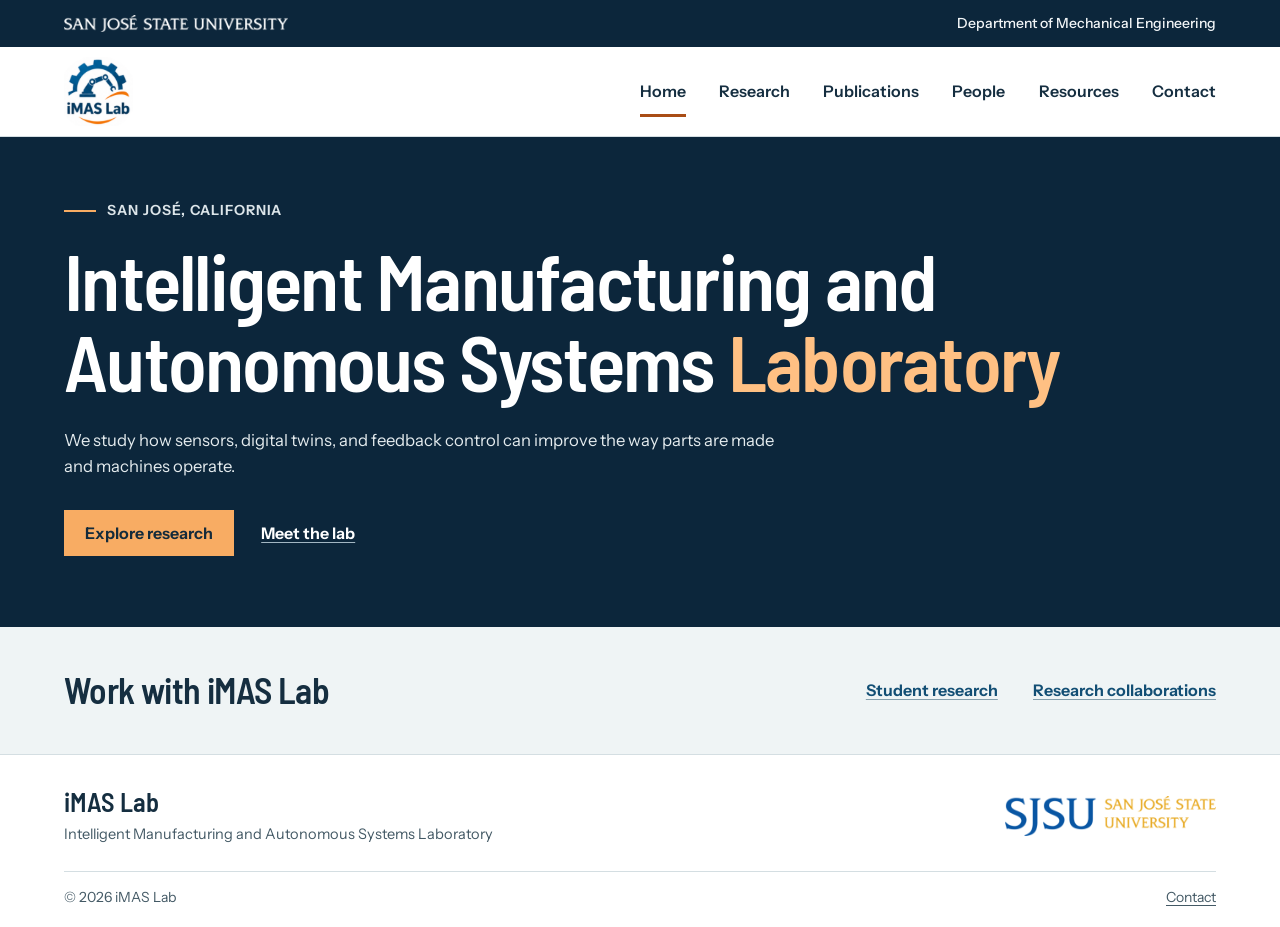
<file: index.html>
<!doctype html>
<html lang="en">
<head>
  <meta charset="utf-8">
  <meta name="viewport" content="width=device-width, initial-scale=1">
  <title>Intelligent Manufacturing and Autonomous Systems Laboratory | iMAS Lab · San José State University</title>
  <meta name="description" content="At San José State University, iMAS Lab develops sensing, digital twins, and feedback control for advanced manufacturing.">
  <meta name="theme-color" content="#0c263b">
  <meta property="og:type" content="website">
  <meta property="og:site_name" content="iMAS Lab">
  <meta property="og:title" content="Intelligent Manufacturing and Autonomous Systems Laboratory | iMAS Lab · San José State University">
  <meta property="og:description" content="At San José State University, iMAS Lab develops sensing, digital twins, and feedback control for advanced manufacturing.">
  <link rel="icon" type="image/png" href="assets/images/imas-lab.png">
  <link rel="preload" as="font" type="font/woff2" href="assets/fonts/barlow-semi-condensed-600.woff2" crossorigin>
  <link rel="stylesheet" href="css/styles.css">
  <style>
    .home-hero {
      display: block;
      background: var(--navy);
    }
    .home-hero .hero-copy {
      padding: clamp(2.75rem, 5vw, 5.25rem) 0 clamp(3rem, 5.5vw, 5.75rem);
    }
    .home-hero h1 {
      font-size: clamp(2.65rem, 6.2vw, 5.75rem);
      line-height: 1.02;
      text-wrap: balance;
    }
    .home-hero h1 span { display: inline; }
    .home-hero .hero-summary { max-width: 65ch; }
    @media (max-width: 24rem) {
      .home-hero h1 { font-size: clamp(2.25rem, 11vw, 2.65rem); }
    }
  </style>
  <script src="js/main.js" defer></script>
</head>
<body class="page-index">
  <a class="skip-link" href="#main-content">Skip to main content</a>
  <header class="site-header">
    <div class="university-band">
      <div class="wrap institution">
        <a href="https://www.sjsu.edu/" class="sjsu-top"><img src="assets/images/sjsu-wordmark-white.png" width="500" height="39" alt="San José State University"></a>
        <a class="department-link" href="https://www.sjsu.edu/me/">Department of Mechanical Engineering</a>
      </div>
    </div>
    <div class="wrap nav-row">
      <a class="lab-mark" href="index.html" aria-label="iMAS Lab home"><img src="assets/images/imas-lab.png" width="188" height="191" alt="iMAS Lab"></a>
      <button class="menu-toggle" type="button" aria-controls="main-navigation" aria-expanded="false">Menu</button>
      <nav id="main-navigation" aria-label="Main navigation">
        <a href="index.html" aria-current="page">Home</a>
        <a href="research.html">Research</a>
        <a href="publications.html">Publications</a>
        <a href="people.html">People</a>
        <a href="resources.html">Resources</a>
        <a href="contact.html">Contact</a>
      </nav>
    </div>
  </header>
  <main id="main-content" tabindex="-1">
    <section class="home-hero" aria-labelledby="lab-title">
      <div class="wrap hero-copy">
        <p class="location">San José, California</p>
        <h1 id="lab-title">Intelligent Manufacturing and Autonomous Systems <span>Laboratory</span></h1>
        <p class="hero-summary">We study how sensors, digital twins, and feedback control can improve the way parts are made and machines operate.</p>
        <div class="hero-actions"><a class="button button-accent" href="research.html">Explore research</a><a class="light-link" href="people.html">Meet the lab</a></div>
      </div>
    </section>
    <section class="home-contact" aria-labelledby="work-with-us">
      <div class="wrap inquiry-strip">
        <h2 id="work-with-us">Work with iMAS Lab</h2>
        <div class="strip-links"><a class="text-link" href="contact.html#students">Student research</a><a class="text-link" href="contact.html#collaborators">Research collaborations</a></div>
      </div>
    </section>
  </main>
  <footer class="site-footer">
    <div class="wrap footer-main">
      <div class="footer-lab"><a class="footer-name" href="index.html">iMAS Lab</a><p>Intelligent Manufacturing and Autonomous Systems Laboratory</p></div>
      <div class="footer-university"><a href="https://www.sjsu.edu/"><img src="assets/images/sjsu-primary.png" width="500" height="94" alt="San José State University"></a></div>
    </div>
    <div class="wrap footer-bottom">
      <p>© <span data-current-year>2026</span> iMAS Lab</p>
      <nav aria-label="Footer"><a href="contact.html">Contact</a></nav>
    </div>
  </footer>
  
</body>
</html>
</file>
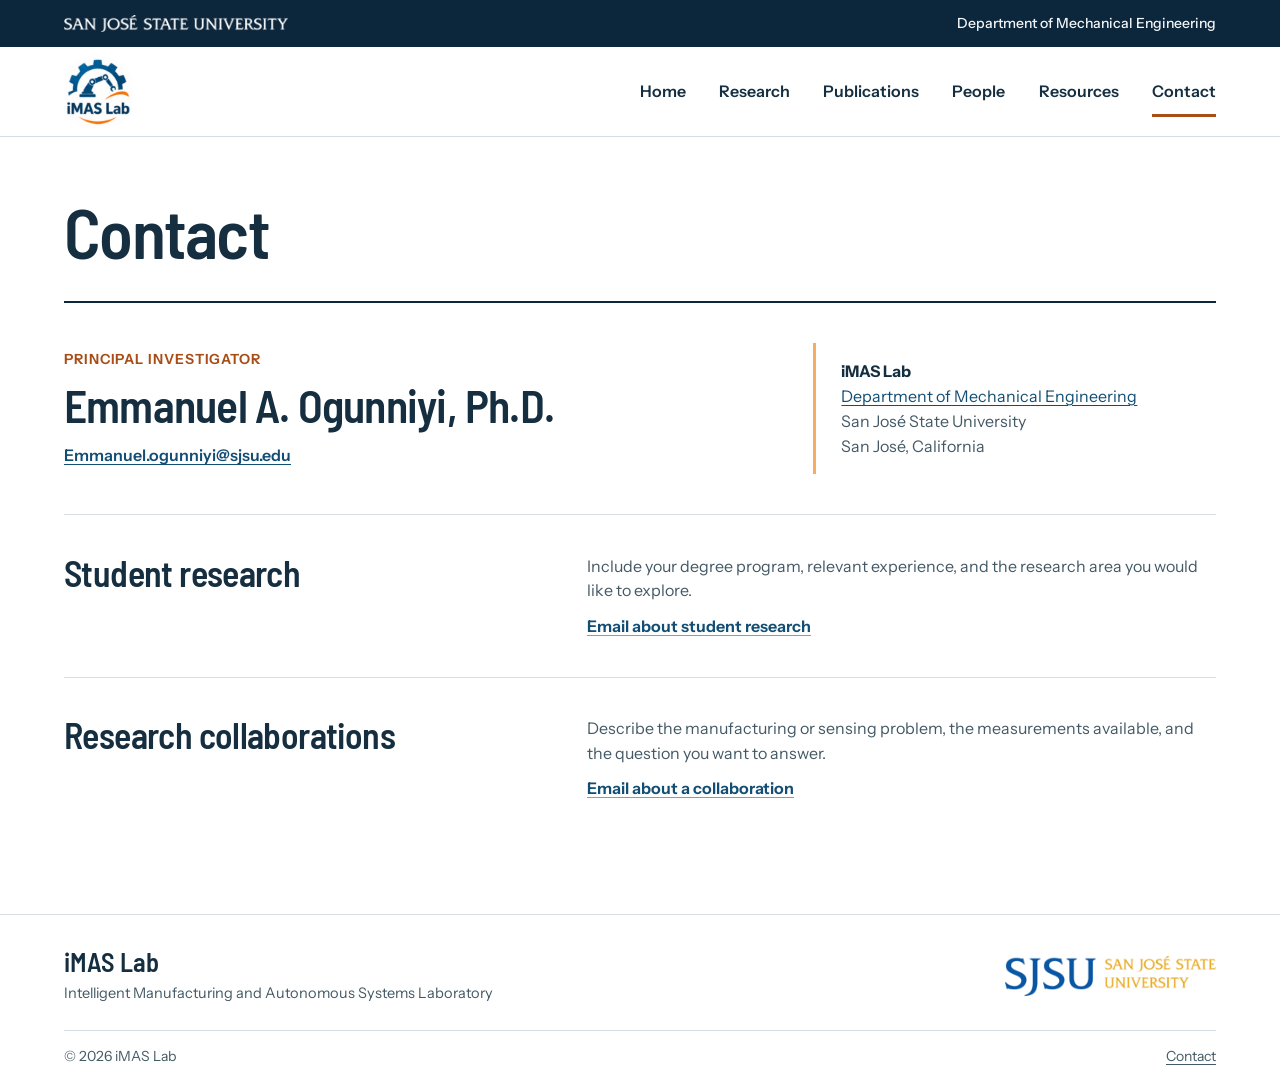
<file: contact.html>
<!doctype html>
<html lang="en">
<head>
  <meta charset="utf-8">
  <meta name="viewport" content="width=device-width, initial-scale=1">
  <title>Contact | iMAS Lab · San José State University</title>
  <meta name="description" content="Contact Emmanuel A. Ogunniyi at San José State University about student research and collaborations.">
  <meta name="theme-color" content="#0c263b">
  <meta property="og:type" content="website">
  <meta property="og:site_name" content="iMAS Lab">
  <meta property="og:title" content="Contact | iMAS Lab · San José State University">
  <meta property="og:description" content="Contact Emmanuel A. Ogunniyi at San José State University about student research and collaborations.">
  <link rel="icon" type="image/png" href="assets/images/imas-lab.png">
  
  <link rel="stylesheet" href="css/styles.css">
  <script src="js/main.js" defer></script>
</head>
<body class="page-contact">
  <a class="skip-link" href="#main-content">Skip to main content</a>
  <header class="site-header">
    <div class="university-band">
      <div class="wrap institution">
        <a href="https://www.sjsu.edu/" class="sjsu-top"><img src="assets/images/sjsu-wordmark-white.png" width="500" height="39" alt="San José State University"></a>
        <a class="department-link" href="https://www.sjsu.edu/me/">Department of Mechanical Engineering</a>
      </div>
    </div>
    <div class="wrap nav-row">
      <a class="lab-mark" href="index.html" aria-label="iMAS Lab home"><img src="assets/images/imas-lab.png" width="188" height="191" alt="iMAS Lab"></a>
      <button class="menu-toggle" type="button" aria-controls="main-navigation" aria-expanded="false">Menu</button>
      <nav id="main-navigation" aria-label="Main navigation">
        <a href="index.html">Home</a>
        <a href="research.html">Research</a>
        <a href="publications.html">Publications</a>
        <a href="people.html">People</a>
        <a href="resources.html">Resources</a>
        <a href="contact.html" aria-current="page">Contact</a>
      </nav>
    </div>
  </header>
  <main id="main-content" tabindex="-1">
    <div class="wrap content-page contact-page">
      <div class="page-title"><h1>Contact</h1></div>
      <div class="contact-block">
        <section class="contact-person"><p class="overline">Principal investigator</p><h2>Emmanuel A. Ogunniyi, Ph.D.</h2><a class="email-link" href="mailto:Emmanuel.ogunniyi@sjsu.edu">Emmanuel.ogunniyi@sjsu.edu</a></section>
        <address><strong>iMAS Lab</strong><br><a href="https://www.sjsu.edu/me/">Department of Mechanical Engineering</a><br>San José State University<br>San José, California</address>
      </div>
      <section id="students" class="directory-row"><h2>Student research</h2><div class="directory-content"><p>Include your degree program, relevant experience, and the research area you would like to explore.</p><a class="text-link" href="mailto:Emmanuel.ogunniyi@sjsu.edu?subject=iMAS%20Lab%20student%20research%20inquiry">Email about student research</a></div></section>
      <section id="collaborators" class="directory-row"><h2>Research collaborations</h2><div class="directory-content"><p>Describe the manufacturing or sensing problem, the measurements available, and the question you want to answer.</p><a class="text-link" href="mailto:Emmanuel.ogunniyi@sjsu.edu?subject=iMAS%20Lab%20research%20collaboration">Email about a collaboration</a></div></section>
    </div>
  </main>
  <footer class="site-footer">
    <div class="wrap footer-main">
      <div class="footer-lab"><a class="footer-name" href="index.html">iMAS Lab</a><p>Intelligent Manufacturing and Autonomous Systems Laboratory</p></div>
      <div class="footer-university"><a href="https://www.sjsu.edu/"><img src="assets/images/sjsu-primary.png" width="500" height="94" alt="San José State University"></a></div>
    </div>
    <div class="wrap footer-bottom">
      <p>© <span data-current-year>2026</span> iMAS Lab</p>
      <nav aria-label="Footer"><a href="contact.html">Contact</a></nav>
    </div>
  </footer>
  
</body>
</html>
</file>
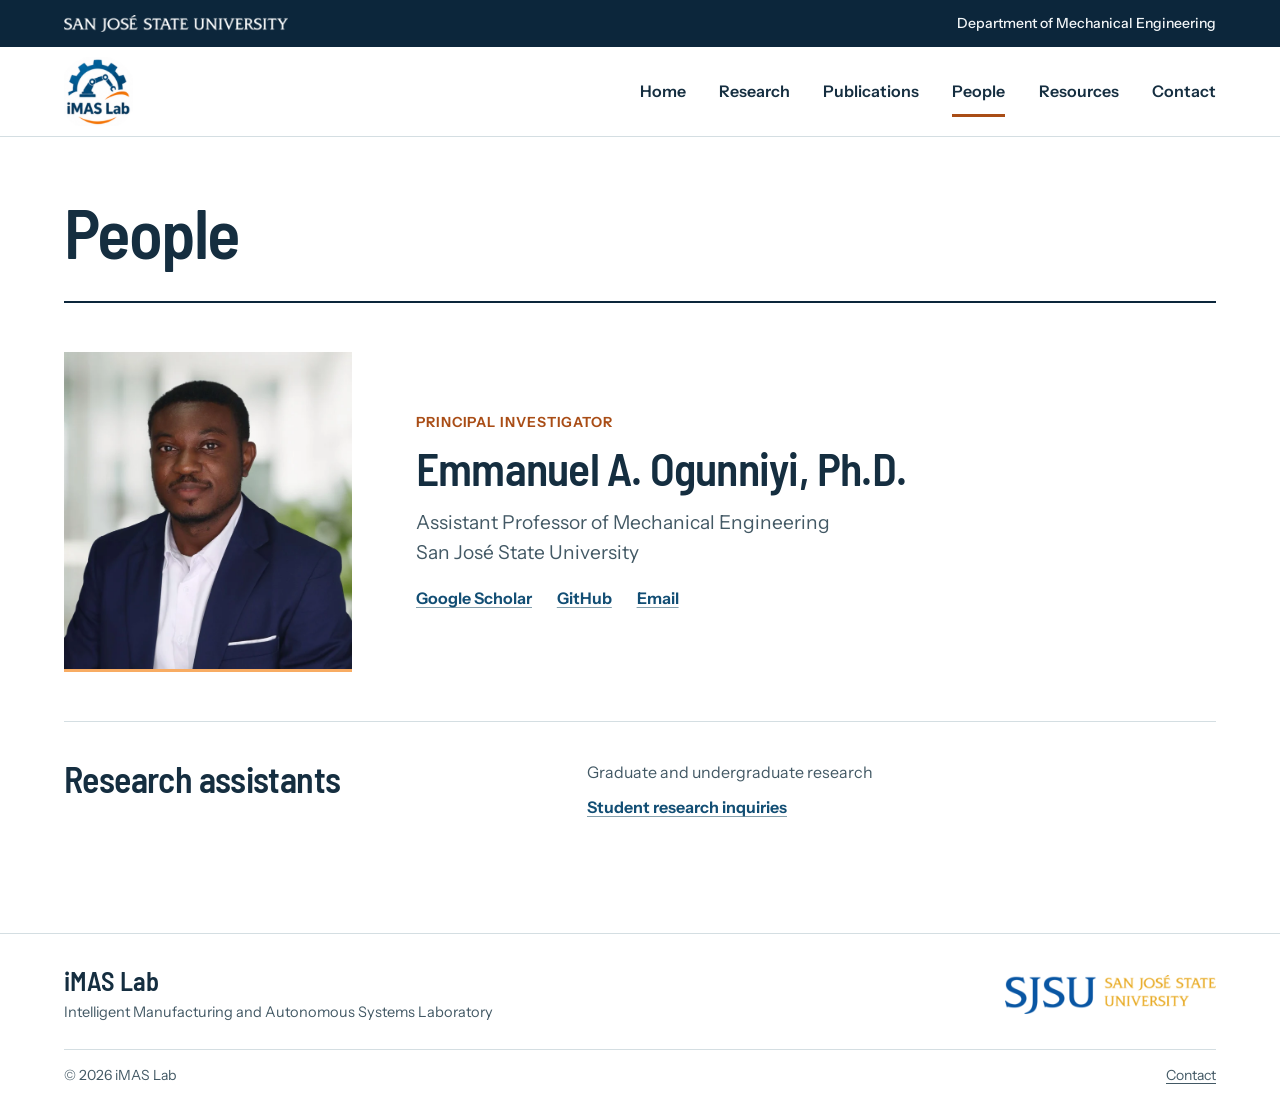
<file: people.html>
<!doctype html>
<html lang="en">
<head>
  <meta charset="utf-8">
  <meta name="viewport" content="width=device-width, initial-scale=1">
  <title>People | iMAS Lab · San José State University</title>
  <meta name="description" content="Principal investigator Emmanuel A. Ogunniyi and research assistants at iMAS Lab.">
  <meta name="theme-color" content="#0c263b">
  <meta property="og:type" content="website">
  <meta property="og:site_name" content="iMAS Lab">
  <meta property="og:title" content="People | iMAS Lab · San José State University">
  <meta property="og:description" content="Principal investigator Emmanuel A. Ogunniyi and research assistants at iMAS Lab.">
  <link rel="icon" type="image/png" href="assets/images/imas-lab.png">
  
  <link rel="stylesheet" href="css/styles.css">
  <script src="js/main.js" defer></script>
</head>
<body class="page-people">
  <a class="skip-link" href="#main-content">Skip to main content</a>
  <header class="site-header">
    <div class="university-band">
      <div class="wrap institution">
        <a href="https://www.sjsu.edu/" class="sjsu-top"><img src="assets/images/sjsu-wordmark-white.png" width="500" height="39" alt="San José State University"></a>
        <a class="department-link" href="https://www.sjsu.edu/me/">Department of Mechanical Engineering</a>
      </div>
    </div>
    <div class="wrap nav-row">
      <a class="lab-mark" href="index.html" aria-label="iMAS Lab home"><img src="assets/images/imas-lab.png" width="188" height="191" alt="iMAS Lab"></a>
      <button class="menu-toggle" type="button" aria-controls="main-navigation" aria-expanded="false">Menu</button>
      <nav id="main-navigation" aria-label="Main navigation">
        <a href="index.html">Home</a>
        <a href="research.html">Research</a>
        <a href="publications.html">Publications</a>
        <a href="people.html" aria-current="page">People</a>
        <a href="resources.html">Resources</a>
        <a href="contact.html">Contact</a>
      </nav>
    </div>
  </header>
  <main id="main-content" tabindex="-1">
    <div class="wrap content-page">
      <div class="page-title"><h1>People</h1></div>
      <section class="pi-profile" aria-labelledby="pi-name">
        <img class="pi-portrait" src="assets/images/emmanuel-ogunniyi.webp" width="700" height="771" alt="Portrait of Emmanuel A. Ogunniyi">
        <div class="pi-info"><p class="overline">Principal investigator</p>
          <h2 id="pi-name">Emmanuel A. Ogunniyi, Ph.D.</h2>
          <p class="pi-role">Assistant Professor of Mechanical Engineering<br>San José State University</p>
          <div class="profile-links"><a class="text-link" href="https://scholar.google.com/citations?user=9c7QBxEAAAAJ&amp;hl=en">Google Scholar</a><a class="text-link" href="https://github.com/emysupa">GitHub</a><a class="text-link" href="mailto:Emmanuel.ogunniyi@sjsu.edu">Email</a></div>
        </div>
      </section>
      <section class="directory-row" id="research-assistants" aria-labelledby="ra-title">
        <div><h2 id="ra-title">Research assistants</h2></div>
        <div class="directory-content">
          <div class="assistant-roster" id="graduate-assistants"><!-- Add graduate profiles here. See README.md. --></div>
          <div class="assistant-roster" id="undergraduate-assistants"><!-- Add undergraduate profiles here. --></div>
          <p>Graduate and undergraduate research</p>
          <a class="text-link" href="contact.html#students">Student research inquiries</a>
        </div>
      </section>
    </div>
  </main>
  <footer class="site-footer">
    <div class="wrap footer-main">
      <div class="footer-lab"><a class="footer-name" href="index.html">iMAS Lab</a><p>Intelligent Manufacturing and Autonomous Systems Laboratory</p></div>
      <div class="footer-university"><a href="https://www.sjsu.edu/"><img src="assets/images/sjsu-primary.png" width="500" height="94" alt="San José State University"></a></div>
    </div>
    <div class="wrap footer-bottom">
      <p>© <span data-current-year>2026</span> iMAS Lab</p>
      <nav aria-label="Footer"><a href="contact.html">Contact</a></nav>
    </div>
  </footer>
  
</body>
</html>
</file>
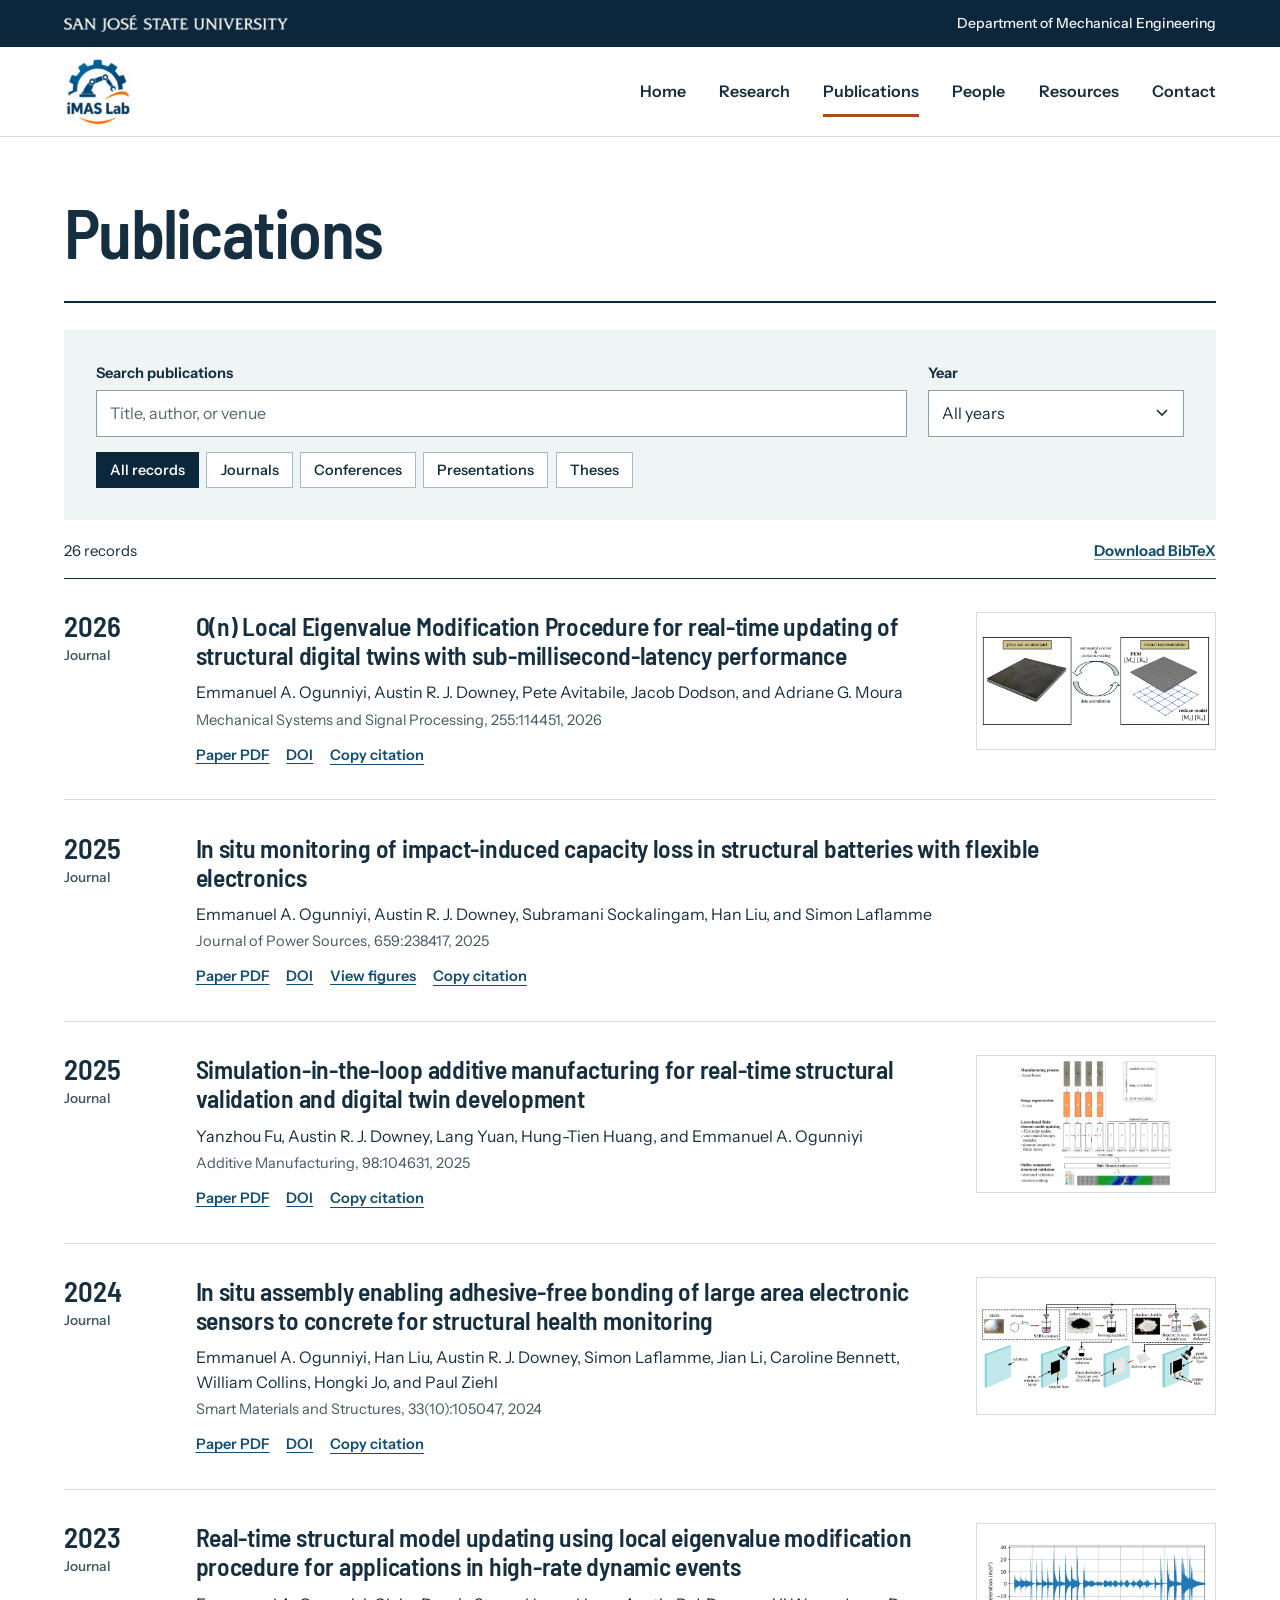
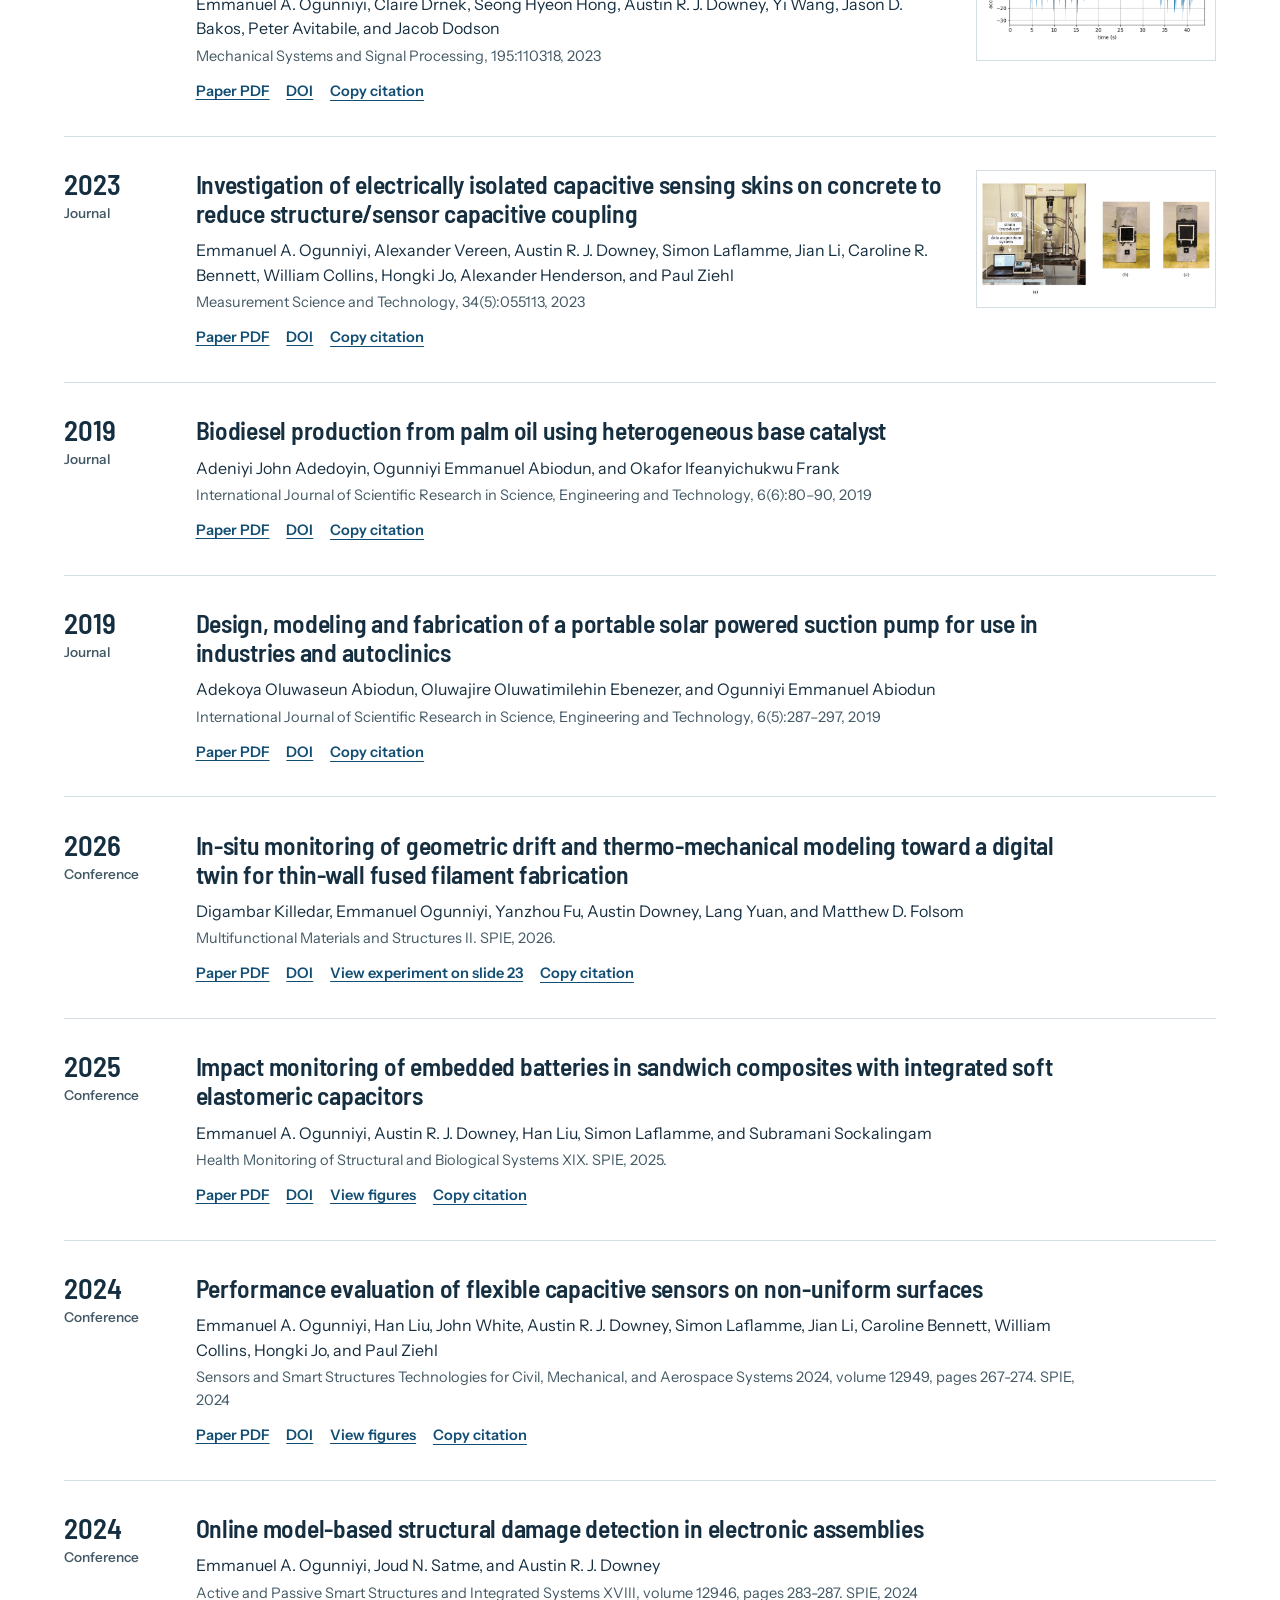
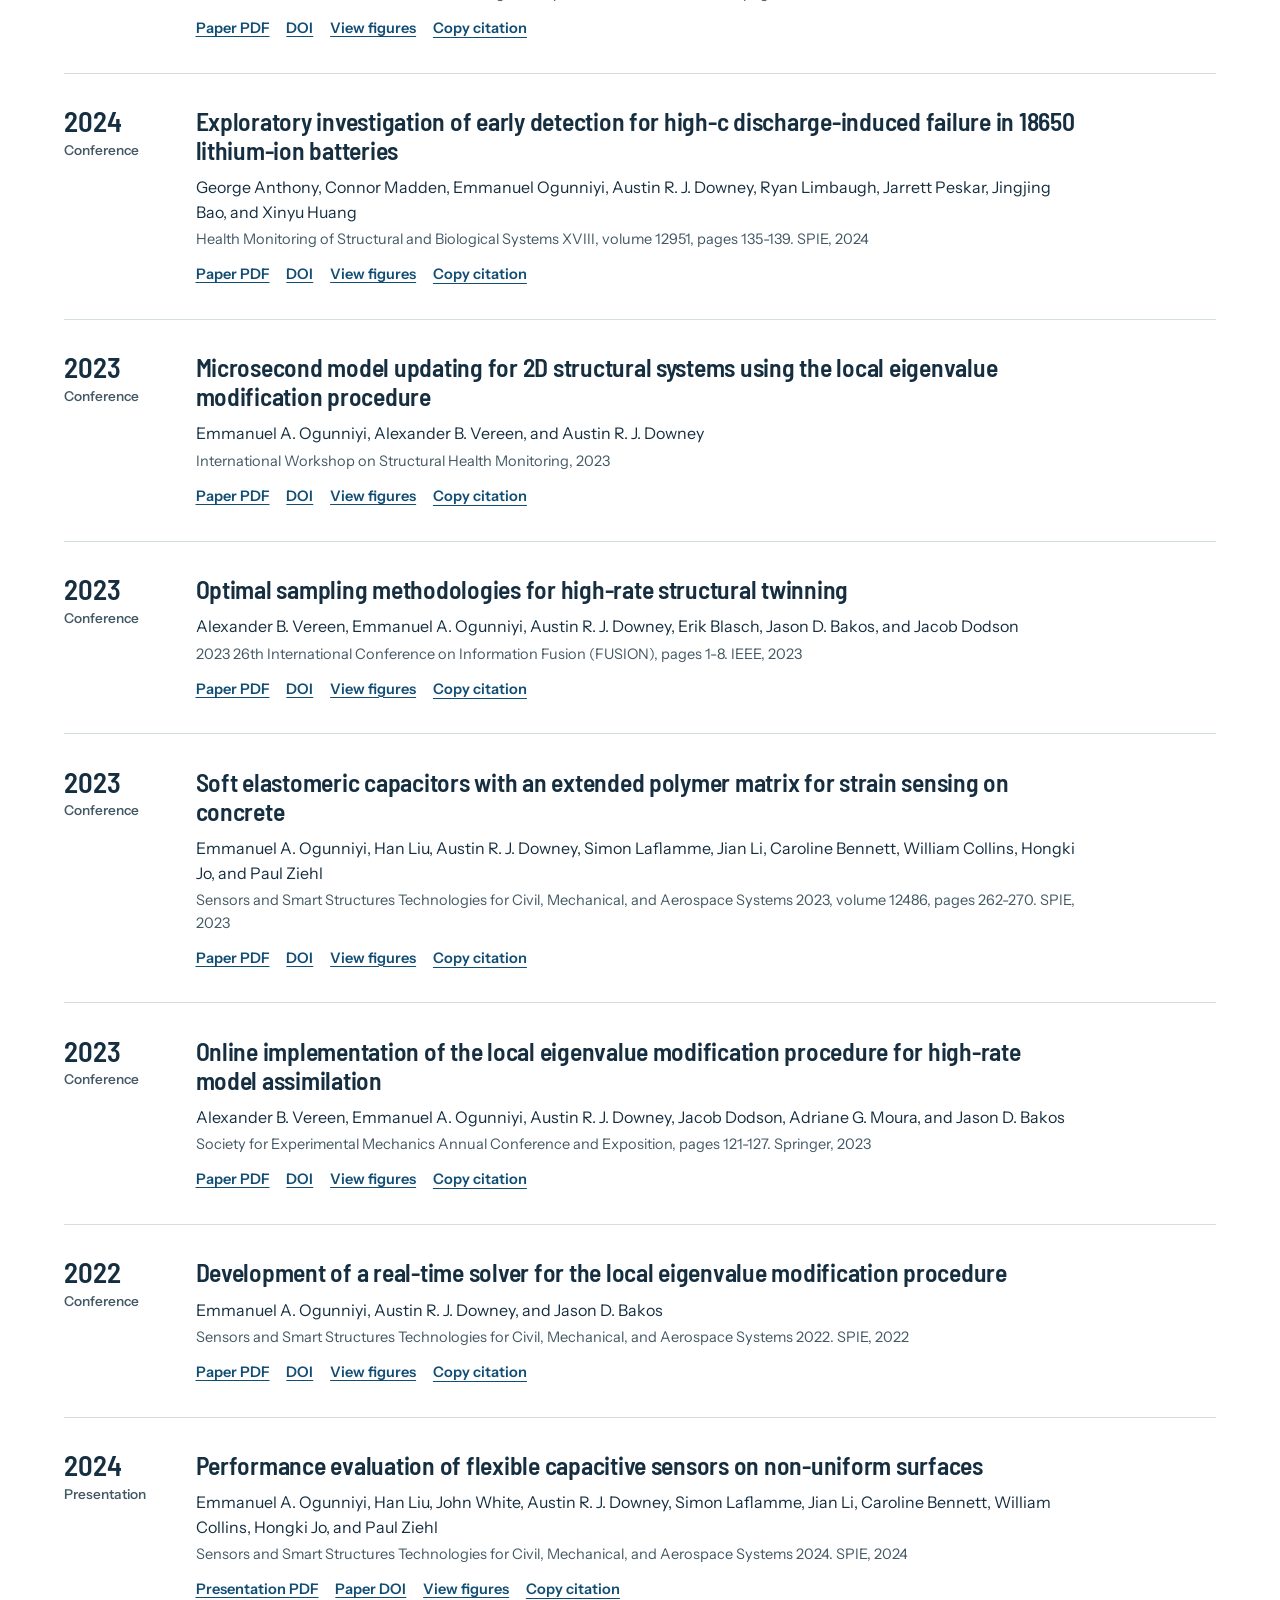
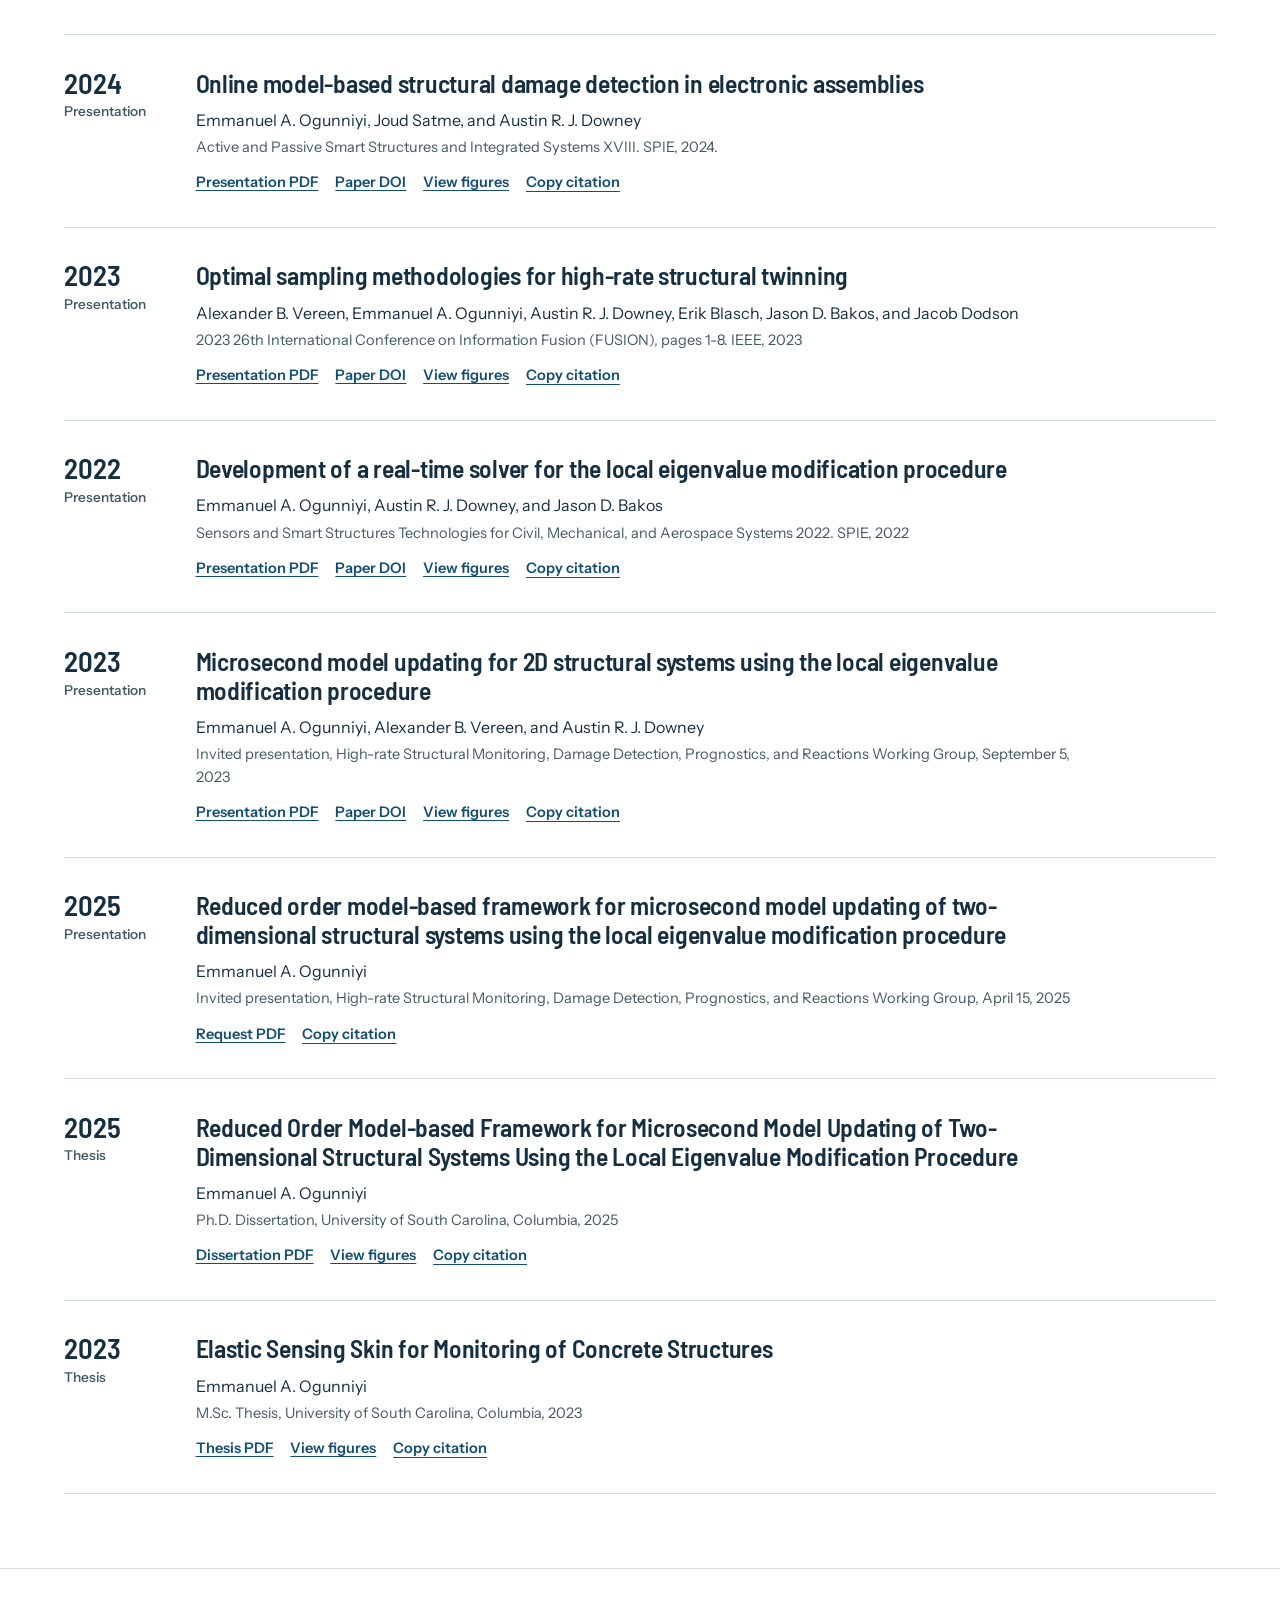
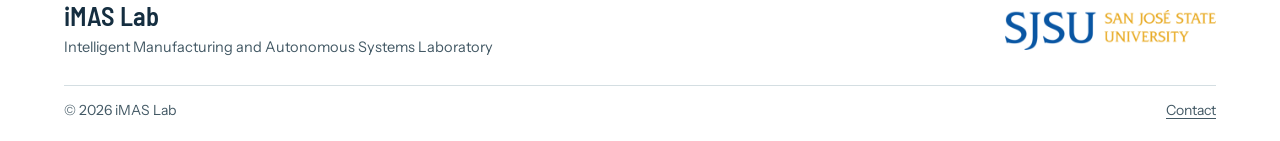
<file: publications.html>
<!doctype html>
<html lang="en">
<head>
  <meta charset="utf-8">
  <meta name="viewport" content="width=device-width, initial-scale=1">
  <title>Publications | iMAS Lab · San José State University</title>
  <meta name="description" content="Search journal articles, conference papers, presentations, and theses by Emmanuel A. Ogunniyi and collaborators.">
  <meta name="theme-color" content="#0c263b">
  <meta property="og:type" content="website">
  <meta property="og:site_name" content="iMAS Lab">
  <meta property="og:title" content="Publications | iMAS Lab · San José State University">
  <meta property="og:description" content="Search journal articles, conference papers, presentations, and theses by Emmanuel A. Ogunniyi and collaborators.">
  <link rel="icon" type="image/png" href="assets/images/imas-lab.png">
  
  <link rel="stylesheet" href="css/styles.css">
  <script src="js/main.js" defer></script>
</head>
<body class="page-publications">
  <a class="skip-link" href="#main-content">Skip to main content</a>
  <header class="site-header">
    <div class="university-band">
      <div class="wrap institution">
        <a href="https://www.sjsu.edu/" class="sjsu-top"><img src="assets/images/sjsu-wordmark-white.png" width="500" height="39" alt="San José State University"></a>
        <a class="department-link" href="https://www.sjsu.edu/me/">Department of Mechanical Engineering</a>
      </div>
    </div>
    <div class="wrap nav-row">
      <a class="lab-mark" href="index.html" aria-label="iMAS Lab home"><img src="assets/images/imas-lab.png" width="188" height="191" alt="iMAS Lab"></a>
      <button class="menu-toggle" type="button" aria-controls="main-navigation" aria-expanded="false">Menu</button>
      <nav id="main-navigation" aria-label="Main navigation">
        <a href="index.html">Home</a>
        <a href="research.html">Research</a>
        <a href="publications.html" aria-current="page">Publications</a>
        <a href="people.html">People</a>
        <a href="resources.html">Resources</a>
        <a href="contact.html">Contact</a>
      </nav>
    </div>
  </header>
  <main id="main-content" tabindex="-1">
    <div class="wrap content-page publications-page">
      <div class="page-title"><h1>Publications</h1></div>
      <div class="publication-tools enhanced">
        <div class="search-controls">
          <div><label for="publication-search">Search publications</label><input id="publication-search" type="search" placeholder="Title, author, or venue" autocomplete="off"></div>
          <div><label for="publication-year">Year</label><select id="publication-year"><option value="all">All years</option><option value="2026">2026</option><option value="2025">2025</option><option value="2024">2024</option><option value="2023">2023</option><option value="2022">2022</option><option value="2019">2019</option></select></div>
        </div>
        <div class="filter-buttons" role="group" aria-label="Publication type"><button type="button" data-filter="all" aria-pressed="true">All records</button><button type="button" data-filter="journal" aria-pressed="false">Journals</button><button type="button" data-filter="conference" aria-pressed="false">Conferences</button><button type="button" data-filter="presentation" aria-pressed="false">Presentations</button><button type="button" data-filter="thesis" aria-pressed="false">Theses</button></div>
      </div>
      <div class="results-bar"><span id="publication-status" role="status" aria-live="polite">All publications</span><button id="clear-filters" class="plain-button" type="button" hidden>Clear filters</button><a class="text-link" href="assets/files/imas-publications.bib" download>Download BibTeX</a></div>
      <div id="publication-empty" class="empty-state" hidden><h2>No matching publications</h2><p>Try another keyword or clear the filters.</p></div>
      <div class="publication-list">
        <!-- PUBLICATIONS:START -->
        <article class="publication" id="j8" data-type="journal" data-year="2026">
          <div class="publication-meta"><span class="year">2026</span><span class="kind">Journal</span></div>
          <div class="publication-details"><h2 class="publication-title">O(n) Local Eigenvalue Modification Procedure for real-time updating of structural digital twins with sub-millisecond-latency performance</h2>
            <p class="publication-authors">Emmanuel A. Ogunniyi, Austin R. J. Downey, Pete Avitabile, Jacob Dodson, and Adriane G. Moura</p>
            <p class="publication-venue">Mechanical Systems and Signal Processing, 255:114451, 2026</p>
            <div class="publication-links"><a href="https://cse.sc.edu/~adowney2/publications/Journal_publications/Ogunniyi2026OnLocalEigenvalue/Ogunniyi2026OnLocalEigenvalue.pdf">Paper PDF</a> <a href="https://doi.org/10.1016/j.ymssp.2026.114451">DOI</a> <button class="copy-citation enhanced" type="button" data-citation="Emmanuel A. Ogunniyi, Austin R. J. Downey, Pete Avitabile, Jacob Dodson, and Adriane G. Moura. O(n) Local Eigenvalue Modification Procedure for real-time updating of structural digital twins with sub-millisecond-latency performance. Mechanical Systems and Signal Processing, 255:114451, 2026." aria-label="Copy citation for O(n) Local Eigenvalue Modification Procedure for real-time updating of structural digital twins with sub-millisecond-latency performance">Copy citation</button></div>
          </div><figure class="publication-figure">
          <a class="figure-open" href="assets/images/papers/j8-figure.webp" data-figure="assets/images/papers/j8-figure.webp" data-caption="Physical plate and finite-element model exchanging observations and control decisions." data-source="https://cse.sc.edu/~adowney2/publications/Journal_publications/Ogunniyi2026OnLocalEigenvalue/Ogunniyi2026OnLocalEigenvalue.pdf#page=2" aria-label="Enlarge figure for O(n) Local Eigenvalue Modification Procedure for real-time updating of structural digital twins with sub-millisecond-latency performance">
            <img src="assets/images/papers/j8-figure.webp" width="1545" height="614" loading="lazy" decoding="async" alt="Physical plate and finite-element model exchanging observations and control decisions.">
          </a>
          <p class="figure-load-error" hidden><a href="https://cse.sc.edu/~adowney2/publications/Journal_publications/Ogunniyi2026OnLocalEigenvalue/Ogunniyi2026OnLocalEigenvalue.pdf#page=2">View figure at source</a></p>
        </figure>
        </article>
        <article class="publication publication--text" id="j7" data-type="journal" data-year="2025">
          <div class="publication-meta"><span class="year">2025</span><span class="kind">Journal</span></div>
          <div class="publication-details"><h2 class="publication-title">In situ monitoring of impact-induced capacity loss in structural batteries with flexible electronics</h2>
            <p class="publication-authors">Emmanuel A. Ogunniyi, Austin R. J. Downey, Subramani Sockalingam, Han Liu, and Simon Laflamme</p>
            <p class="publication-venue">Journal of Power Sources, 659:238417, 2025</p>
            <div class="publication-links"><a href="https://cse.sc.edu/~adowney2/publications/Journal_publications/Ogunniyi2025SituMonitoringImpact/Ogunniyi2025SituMonitoringImpact.pdf">Paper PDF</a> <a href="https://doi.org/10.1016/j.jpowsour.2025.238417">DOI</a> <a href="https://cse.sc.edu/~adowney2/publications/Journal_publications/Ogunniyi2025SituMonitoringImpact/Ogunniyi2025SituMonitoringImpact.pdf#page=5">View figures</a> <button class="copy-citation enhanced" type="button" data-citation="Emmanuel A. Ogunniyi, Austin R. J. Downey, Subramani Sockalingam, Han Liu, and Simon Laflamme. In situ monitoring of impact-induced capacity loss in structural batteries with flexible electronics. Journal of Power Sources, 659:238417, 2025." aria-label="Copy citation for In situ monitoring of impact-induced capacity loss in structural batteries with flexible electronics">Copy citation</button></div>
          </div>
        </article>
        <article class="publication" id="j6" data-type="journal" data-year="2025">
          <div class="publication-meta"><span class="year">2025</span><span class="kind">Journal</span></div>
          <div class="publication-details"><h2 class="publication-title">Simulation-in-the-loop additive manufacturing for real-time structural validation and digital twin development</h2>
            <p class="publication-authors">Yanzhou Fu, Austin R. J. Downey, Lang Yuan, Hung-Tien Huang, and Emmanuel A. Ogunniyi</p>
            <p class="publication-venue">Additive Manufacturing, 98:104631, 2025</p>
            <div class="publication-links"><a href="https://cse.sc.edu/~adowney2/publications/Journal_publications/Fu2025SimulationLoopAdditive/Fu2025SimulationLoopAdditive.pdf">Paper PDF</a> <a href="https://doi.org/10.1016/j.addma.2024.104631">DOI</a> <button class="copy-citation enhanced" type="button" data-citation="Yanzhou Fu, Austin R. J. Downey, Lang Yuan, Hung-Tien Huang, and Emmanuel A. Ogunniyi. Simulation-in-the-loop additive manufacturing for real-time structural validation and digital twin development. Additive Manufacturing, 98:104631, 2025." aria-label="Copy citation for Simulation-in-the-loop additive manufacturing for real-time structural validation and digital twin development">Copy citation</button></div>
          </div><figure class="publication-figure">
          <a class="figure-open" href="assets/images/papers/j6-figure.webp" data-figure="assets/images/papers/j6-figure.webp" data-caption="Printed-layer images, segmented voids and finite-element analysis used to evaluate a part during deposition." data-source="https://github.com/ARTS-Laboratory/Paper-Simulation-in-the-loop-Additive-Manufacturing-for-Real-time-Structural-Validation/blob/main/figures/architecture.png" aria-label="Enlarge figure for Simulation-in-the-loop additive manufacturing for real-time structural validation and digital twin development">
            <img src="assets/images/papers/j6-figure.webp" width="1950" height="1230" loading="lazy" decoding="async" alt="Printed-layer images, segmented voids and finite-element analysis used to evaluate a part during deposition.">
          </a>
          <p class="figure-load-error" hidden><a href="https://github.com/ARTS-Laboratory/Paper-Simulation-in-the-loop-Additive-Manufacturing-for-Real-time-Structural-Validation/blob/main/figures/architecture.png">View figure at source</a></p>
        </figure>
        </article>
        <article class="publication" id="j5" data-type="journal" data-year="2024">
          <div class="publication-meta"><span class="year">2024</span><span class="kind">Journal</span></div>
          <div class="publication-details"><h2 class="publication-title">In situ assembly enabling adhesive-free bonding of large area electronic sensors to concrete for structural health monitoring</h2>
            <p class="publication-authors">Emmanuel A. Ogunniyi, Han Liu, Austin R. J. Downey, Simon Laflamme, Jian Li, Caroline Bennett, William Collins, Hongki Jo, and Paul Ziehl</p>
            <p class="publication-venue">Smart Materials and Structures, 33(10):105047, 2024</p>
            <div class="publication-links"><a href="https://cse.sc.edu/~adowney2/publications/Journal_publications/Ogunniyi2024SituAssemblyEnabling/Ogunniyi2024SituAssemblyEnabling.pdf">Paper PDF</a> <a href="https://doi.org/10.1088/1361-665X/ad7d56">DOI</a> <button class="copy-citation enhanced" type="button" data-citation="Emmanuel A. Ogunniyi, Han Liu, Austin R. J. Downey, Simon Laflamme, Jian Li, Caroline Bennett, William Collins, Hongki Jo, and Paul Ziehl. In situ assembly enabling adhesive-free bonding of large area electronic sensors to concrete for structural health monitoring. Smart Materials and Structures, 33(10):105047, 2024." aria-label="Copy citation for In situ assembly enabling adhesive-free bonding of large area electronic sensors to concrete for structural health monitoring">Copy citation</button></div>
          </div><figure class="publication-figure">
          <a class="figure-open" href="assets/images/papers/j5-figure.webp" data-figure="assets/images/papers/j5-figure.webp" data-caption="Material preparation and assembly sequence for a corrugated soft elastomeric capacitor." data-source="https://cse.sc.edu/~adowney2/publications/Journal_publications/Ogunniyi2024SituAssemblyEnabling/Ogunniyi2024SituAssemblyEnabling.pdf#page=4" aria-label="Enlarge figure for In situ assembly enabling adhesive-free bonding of large area electronic sensors to concrete for structural health monitoring">
            <img src="assets/images/papers/j5-figure.webp" width="1449" height="544" loading="lazy" decoding="async" alt="Material preparation and assembly sequence for a corrugated soft elastomeric capacitor.">
          </a>
          <p class="figure-load-error" hidden><a href="https://cse.sc.edu/~adowney2/publications/Journal_publications/Ogunniyi2024SituAssemblyEnabling/Ogunniyi2024SituAssemblyEnabling.pdf#page=4">View figure at source</a></p>
        </figure>
        </article>
        <article class="publication" id="j4" data-type="journal" data-year="2023">
          <div class="publication-meta"><span class="year">2023</span><span class="kind">Journal</span></div>
          <div class="publication-details"><h2 class="publication-title">Real-time structural model updating using local eigenvalue modification procedure for applications in high-rate dynamic events</h2>
            <p class="publication-authors">Emmanuel A. Ogunniyi, Claire Drnek, Seong Hyeon Hong, Austin R. J. Downey, Yi Wang, Jason D. Bakos, Peter Avitabile, and Jacob Dodson</p>
            <p class="publication-venue">Mechanical Systems and Signal Processing, 195:110318, 2023</p>
            <div class="publication-links"><a href="https://cse.sc.edu/~adowney2/publications/Journal_publications/Ogunniyi2023RealTimeStructural/Ogunniyi2023RealTimeStructural.pdf">Paper PDF</a> <a href="https://doi.org/10.1016/j.ymssp.2023.110318">DOI</a> <button class="copy-citation enhanced" type="button" data-citation="Emmanuel A. Ogunniyi, Claire Drnek, Seong Hyeon Hong, Austin R. J. Downey, Yi Wang, Jason D. Bakos, Peter Avitabile, and Jacob Dodson. Real-time structural model updating using local eigenvalue modification procedure for applications in high-rate dynamic events. Mechanical Systems and Signal Processing, 195:110318, 2023." aria-label="Copy citation for Real-time structural model updating using local eigenvalue modification procedure for applications in high-rate dynamic events">Copy citation</button></div>
          </div><figure class="publication-figure">
          <a class="figure-open" href="assets/images/papers/j4-figure.webp" data-figure="assets/images/papers/j4-figure.webp" data-caption="Measured acceleration of the cantilever beam as the roller support moves, from the experimental dataset used in the paper." data-source="https://github.com/High-Rate-SHM-Working-Group/Dataset-2-DROPBEAR-Acceleration-vs-Roller-Displacement/blob/main/images/acceleration_data.png" aria-label="Enlarge figure for Real-time structural model updating using local eigenvalue modification procedure for applications in high-rate dynamic events">
            <img src="assets/images/papers/j4-figure.webp" width="650" height="300" loading="lazy" decoding="async" alt="Measured acceleration of the cantilever beam as the roller support moves, from the experimental dataset used in the paper.">
          </a>
          <p class="figure-load-error" hidden><a href="https://github.com/High-Rate-SHM-Working-Group/Dataset-2-DROPBEAR-Acceleration-vs-Roller-Displacement/blob/main/images/acceleration_data.png">View figure at source</a></p>
        </figure>
        </article>
        <article class="publication" id="j3" data-type="journal" data-year="2023">
          <div class="publication-meta"><span class="year">2023</span><span class="kind">Journal</span></div>
          <div class="publication-details"><h2 class="publication-title">Investigation of electrically isolated capacitive sensing skins on concrete to reduce structure/sensor capacitive coupling</h2>
            <p class="publication-authors">Emmanuel A. Ogunniyi, Alexander Vereen, Austin R. J. Downey, Simon Laflamme, Jian Li, Caroline R. Bennett, William Collins, Hongki Jo, Alexander Henderson, and Paul Ziehl</p>
            <p class="publication-venue">Measurement Science and Technology, 34(5):055113, 2023</p>
            <div class="publication-links"><a href="https://cse.sc.edu/~adowney2/publications/Journal_publications/Ogunniyi2023InvestigationElectricallyIsolated/Ogunniyi2023InvestigationElectricallyIsolated.pdf">Paper PDF</a> <a href="https://doi.org/10.1088/1361-6501/acbb97">DOI</a> <button class="copy-citation enhanced" type="button" data-citation="Emmanuel A. Ogunniyi, Alexander Vereen, Austin R. J. Downey, Simon Laflamme, Jian Li, Caroline R. Bennett, William Collins, Hongki Jo, Alexander Henderson, and Paul Ziehl. Investigation of electrically isolated capacitive sensing skins on concrete to reduce structure/sensor capacitive coupling. Measurement Science and Technology, 34(5):055113, 2023." aria-label="Copy citation for Investigation of electrically isolated capacitive sensing skins on concrete to reduce structure/sensor capacitive coupling">Copy citation</button></div>
          </div><figure class="publication-figure">
          <a class="figure-open" href="assets/images/papers/j3-figure.webp" data-figure="assets/images/papers/j3-figure.webp" data-caption="Load frame, concrete specimen, sensors and electrical measurement equipment." data-source="https://cse.sc.edu/~adowney2/publications/Journal_publications/Ogunniyi2023InvestigationElectricallyIsolated/Ogunniyi2023InvestigationElectricallyIsolated.pdf#page=6" aria-label="Enlarge figure for Investigation of electrically isolated capacitive sensing skins on concrete to reduce structure/sensor capacitive coupling">
            <img src="assets/images/papers/j3-figure.webp" width="1449" height="707" loading="lazy" decoding="async" alt="Load frame, concrete specimen, sensors and electrical measurement equipment.">
          </a>
          <p class="figure-load-error" hidden><a href="https://cse.sc.edu/~adowney2/publications/Journal_publications/Ogunniyi2023InvestigationElectricallyIsolated/Ogunniyi2023InvestigationElectricallyIsolated.pdf#page=6">View figure at source</a></p>
        </figure>
        </article>
        <article class="publication publication--text" id="j2" data-type="journal" data-year="2019">
          <div class="publication-meta"><span class="year">2019</span><span class="kind">Journal</span></div>
          <div class="publication-details"><h2 class="publication-title">Biodiesel production from palm oil using heterogeneous base catalyst</h2>
            <p class="publication-authors">Adeniyi John Adedoyin, Ogunniyi Emmanuel Abiodun, and Okafor Ifeanyichukwu Frank</p>
            <p class="publication-venue">International Journal of Scientific Research in Science, Engineering and Technology, 6(6):80–90, 2019</p>
            <div class="publication-links"><a href="https://ijsrset.com/paper/6116.pdf">Paper PDF</a> <a href="https://doi.org/10.32628/IJSRSET196615">DOI</a> <button class="copy-citation enhanced" type="button" data-citation="Adeniyi John Adedoyin, Ogunniyi Emmanuel Abiodun, and Okafor Ifeanyichukwu Frank. Biodiesel production from palm oil using heterogeneous base catalyst. International Journal of Scientific Research in Science, Engineering and Technology, 6(6):80–90, 2019." aria-label="Copy citation for Biodiesel production from palm oil using heterogeneous base catalyst">Copy citation</button></div>
          </div>
        </article>
        <article class="publication publication--text" id="j1" data-type="journal" data-year="2019">
          <div class="publication-meta"><span class="year">2019</span><span class="kind">Journal</span></div>
          <div class="publication-details"><h2 class="publication-title">Design, modeling and fabrication of a portable solar powered suction pump for use in industries and autoclinics</h2>
            <p class="publication-authors">Adekoya Oluwaseun Abiodun, Oluwajire Oluwatimilehin Ebenezer, and Ogunniyi Emmanuel Abiodun</p>
            <p class="publication-venue">International Journal of Scientific Research in Science, Engineering and Technology, 6(5):287–297, 2019</p>
            <div class="publication-links"><a href="https://ijsrset.com/paper/6100.pdf">Paper PDF</a> <a href="https://doi.org/10.32628/IJSRSET1196559">DOI</a> <button class="copy-citation enhanced" type="button" data-citation="Adekoya Oluwaseun Abiodun, Oluwajire Oluwatimilehin Ebenezer, and Ogunniyi Emmanuel Abiodun. Design, modeling and fabrication of a portable solar powered suction pump for use in industries and autoclinics. International Journal of Scientific Research in Science, Engineering and Technology, 6(5):287–297, 2019." aria-label="Copy citation for Design, modeling and fabrication of a portable solar powered suction pump for use in industries and autoclinics">Copy citation</button></div>
          </div>
        </article>
        <article class="publication publication--text" id="c10" data-type="conference" data-year="2026">
          <div class="publication-meta"><span class="year">2026</span><span class="kind">Conference</span></div>
          <div class="publication-details"><h2 class="publication-title">In-situ monitoring of geometric drift and thermo-mechanical modeling toward a digital twin for thin-wall fused filament fabrication</h2>
            <p class="publication-authors">Digambar Killedar, Emmanuel Ogunniyi, Yanzhou Fu, Austin Downey, Lang Yuan, and Matthew D. Folsom</p>
            <p class="publication-venue">Multifunctional Materials and Structures II. SPIE, 2026.</p>
            <div class="publication-links"><a href="https://cse.sc.edu/~adowney2/publications/conference/Killedara2026SituMonitoringGeometric.pdf">Paper PDF</a> <a href="https://doi.org/10.1117/12.3090447">DOI</a> <a href="https://cse.sc.edu/~adowney2/publications/conference/Killedar2026SituMonitoringGeometric_presentation.pdf#page=23">View experiment on slide 23</a> <button class="copy-citation enhanced" type="button" data-citation="Digambar Killedar, Emmanuel Ogunniyi, Yanzhou Fu, Austin Downey, Lang Yuan, and Matthew D. Folsom. In-situ monitoring of geometric drift and thermo-mechanical modeling toward a digital twin for thin-wall fused filament fabrication. Multifunctional Materials and Structures II. SPIE, 2026." aria-label="Copy citation for In-situ monitoring of geometric drift and thermo-mechanical modeling toward a digital twin for thin-wall fused filament fabrication">Copy citation</button></div>
          </div>
        </article>
        <article class="publication publication--text" id="c9" data-type="conference" data-year="2025">
          <div class="publication-meta"><span class="year">2025</span><span class="kind">Conference</span></div>
          <div class="publication-details"><h2 class="publication-title">Impact monitoring of embedded batteries in sandwich composites with integrated soft elastomeric capacitors</h2>
            <p class="publication-authors">Emmanuel A. Ogunniyi, Austin R. J. Downey, Han Liu, Simon Laflamme, and Subramani Sockalingam</p>
            <p class="publication-venue">Health Monitoring of Structural and Biological Systems XIX. SPIE, 2025.</p>
            <div class="publication-links"><a href="https://cse.sc.edu/~adowney2/publications/conference/Ogunniyi2025ImpactMonitoringEmbedded.pdf">Paper PDF</a> <a href="https://doi.org/10.1117/12.3051262">DOI</a> <a href="https://cse.sc.edu/~adowney2/publications/conference/Ogunniyi2025ImpactMonitoringEmbedded.pdf#page=6">View figures</a> <button class="copy-citation enhanced" type="button" data-citation="Emmanuel A. Ogunniyi, Austin R. J. Downey, Han Liu, Simon Laflamme, and Subramani Sockalingam. Impact monitoring of embedded batteries in sandwich composites with integrated soft elastomeric capacitors. Health Monitoring of Structural and Biological Systems XIX. SPIE, 2025." aria-label="Copy citation for Impact monitoring of embedded batteries in sandwich composites with integrated soft elastomeric capacitors">Copy citation</button></div>
          </div>
        </article>
        <article class="publication publication--text" id="c8" data-type="conference" data-year="2024">
          <div class="publication-meta"><span class="year">2024</span><span class="kind">Conference</span></div>
          <div class="publication-details"><h2 class="publication-title">Performance evaluation of flexible capacitive sensors on non-uniform surfaces</h2>
            <p class="publication-authors">Emmanuel A. Ogunniyi, Han Liu, John White, Austin R. J. Downey, Simon Laflamme, Jian Li, Caroline Bennett, William Collins, Hongki Jo, and Paul Ziehl</p>
            <p class="publication-venue">Sensors and Smart Structures Technologies for Civil, Mechanical, and Aerospace Systems 2024, volume 12949, pages 267-274. SPIE, 2024</p>
            <div class="publication-links"><a href="https://cse.sc.edu/~adowney2/publications/conference/Ogunniyi2024PerformanceEvaluationFlexible.pdf">Paper PDF</a> <a href="https://doi.org/10.1117/12.3010959">DOI</a> <a href="https://cse.sc.edu/~adowney2/publications/conference/Ogunniyi2024PerformanceEvaluationFlexible.pdf#page=4">View figures</a> <button class="copy-citation enhanced" type="button" data-citation="Emmanuel A. Ogunniyi, Han Liu, John White, Austin R. J. Downey, Simon Laflamme, Jian Li, Caroline Bennett, William Collins, Hongki Jo, and Paul Ziehl. Performance evaluation of flexible capacitive sensors on non-uniform surfaces. Sensors and Smart Structures Technologies for Civil, Mechanical, and Aerospace Systems 2024, volume 12949, pages 267-274. SPIE, 2024." aria-label="Copy citation for Performance evaluation of flexible capacitive sensors on non-uniform surfaces">Copy citation</button></div>
          </div>
        </article>
        <article class="publication publication--text" id="c7" data-type="conference" data-year="2024">
          <div class="publication-meta"><span class="year">2024</span><span class="kind">Conference</span></div>
          <div class="publication-details"><h2 class="publication-title">Online model-based structural damage detection in electronic assemblies</h2>
            <p class="publication-authors">Emmanuel A. Ogunniyi, Joud N. Satme, and Austin R. J. Downey</p>
            <p class="publication-venue">Active and Passive Smart Structures and Integrated Systems XVIII, volume 12946, pages 283-287. SPIE, 2024</p>
            <div class="publication-links"><a href="https://cse.sc.edu/~adowney2/publications/conference/Ogunniyi2024OnlineModelBased.pdf">Paper PDF</a> <a href="https://doi.org/10.1117/12.3010987">DOI</a> <a href="https://cse.sc.edu/~adowney2/publications/conference/Ogunniyi2024OnlineModelBased.pdf#page=3">View figures</a> <button class="copy-citation enhanced" type="button" data-citation="Emmanuel A. Ogunniyi, Joud N. Satme, and Austin R. J. Downey. Online model-based structural damage detection in electronic assemblies. Active and Passive Smart Structures and Integrated Systems XVIII, volume 12946, pages 283-287. SPIE, 2024." aria-label="Copy citation for Online model-based structural damage detection in electronic assemblies">Copy citation</button></div>
          </div>
        </article>
        <article class="publication publication--text" id="c6" data-type="conference" data-year="2024">
          <div class="publication-meta"><span class="year">2024</span><span class="kind">Conference</span></div>
          <div class="publication-details"><h2 class="publication-title">Exploratory investigation of early detection for high-c discharge-induced failure in 18650 lithium-ion batteries</h2>
            <p class="publication-authors">George Anthony, Connor Madden, Emmanuel Ogunniyi, Austin R. J. Downey, Ryan Limbaugh, Jarrett Peskar, Jingjing Bao, and Xinyu Huang</p>
            <p class="publication-venue">Health Monitoring of Structural and Biological Systems XVIII, volume 12951, pages 135-139. SPIE, 2024</p>
            <div class="publication-links"><a href="https://cse.sc.edu/~adowney2/publications/conference/Anthony2024ExploratoryInvestigationEarly.pdf">Paper PDF</a> <a href="https://doi.org/10.1117/12.3011097">DOI</a> <a href="https://cse.sc.edu/~adowney2/publications/conference/Anthony2024ExploratoryInvestigationEarly.pdf#page=2">View figures</a> <button class="copy-citation enhanced" type="button" data-citation="George Anthony, Connor Madden, Emmanuel Ogunniyi, Austin R. J. Downey, Ryan Limbaugh, Jarrett Peskar, Jingjing Bao, and Xinyu Huang. Exploratory investigation of early detection for high-c discharge-induced failure in 18650 lithium-ion batteries. Health Monitoring of Structural and Biological Systems XVIII, volume 12951, pages 135-139. SPIE, 2024." aria-label="Copy citation for Exploratory investigation of early detection for high-c discharge-induced failure in 18650 lithium-ion batteries">Copy citation</button></div>
          </div>
        </article>
        <article class="publication publication--text" id="c5" data-type="conference" data-year="2023">
          <div class="publication-meta"><span class="year">2023</span><span class="kind">Conference</span></div>
          <div class="publication-details"><h2 class="publication-title">Microsecond model updating for 2D structural systems using the local eigenvalue modification procedure</h2>
            <p class="publication-authors">Emmanuel A. Ogunniyi, Alexander B. Vereen, and Austin R. J. Downey</p>
            <p class="publication-venue">International Workshop on Structural Health Monitoring, 2023</p>
            <div class="publication-links"><a href="https://cse.sc.edu/~adowney2/publications/conference/Ogunniyi2023MicrosecondModelUpdating.pdf">Paper PDF</a> <a href="https://doi.org/10.12783/shm2023/36937">DOI</a> <a href="https://cse.sc.edu/~adowney2/publications/conference/Ogunniyi2023MicrosecondModelUpdating.pdf#page=5">View figures</a> <button class="copy-citation enhanced" type="button" data-citation="Emmanuel A. Ogunniyi, Alexander B. Vereen, and Austin R. J. Downey. Microsecond model updating for 2D structural systems using the local eigenvalue modification procedure. International Workshop on Structural Health Monitoring, 2023." aria-label="Copy citation for Microsecond model updating for 2D structural systems using the local eigenvalue modification procedure">Copy citation</button></div>
          </div>
        </article>
        <article class="publication publication--text" id="c4" data-type="conference" data-year="2023">
          <div class="publication-meta"><span class="year">2023</span><span class="kind">Conference</span></div>
          <div class="publication-details"><h2 class="publication-title">Optimal sampling methodologies for high-rate structural twinning</h2>
            <p class="publication-authors">Alexander B. Vereen, Emmanuel A. Ogunniyi, Austin R. J. Downey, Erik Blasch, Jason D. Bakos, and Jacob Dodson</p>
            <p class="publication-venue">2023 26th International Conference on Information Fusion (FUSION), pages 1-8. IEEE, 2023</p>
            <div class="publication-links"><a href="https://cse.sc.edu/~adowney2/publications/peer_reviewed_conference/Vereen2023OptimalSamplingMethodologies.pdf">Paper PDF</a> <a href="https://doi.org/10.23919/FUSION52260.2023.10224187">DOI</a> <a href="https://cse.sc.edu/~adowney2/publications/peer_reviewed_conference/Vereen2023OptimalSamplingMethodologies.pdf#page=2">View figures</a> <button class="copy-citation enhanced" type="button" data-citation="Alexander B. Vereen, Emmanuel A. Ogunniyi, Austin R. J. Downey, Erik Blasch, Jason D. Bakos, and Jacob Dodson. Optimal sampling methodologies for high-rate structural twinning. 2023 26th International Conference on Information Fusion (FUSION), pages 1-8. IEEE, 2023." aria-label="Copy citation for Optimal sampling methodologies for high-rate structural twinning">Copy citation</button></div>
          </div>
        </article>
        <article class="publication publication--text" id="c3" data-type="conference" data-year="2023">
          <div class="publication-meta"><span class="year">2023</span><span class="kind">Conference</span></div>
          <div class="publication-details"><h2 class="publication-title">Soft elastomeric capacitors with an extended polymer matrix for strain sensing on concrete</h2>
            <p class="publication-authors">Emmanuel A. Ogunniyi, Han Liu, Austin R. J. Downey, Simon Laflamme, Jian Li, Caroline Bennett, William Collins, Hongki Jo, and Paul Ziehl</p>
            <p class="publication-venue">Sensors and Smart Structures Technologies for Civil, Mechanical, and Aerospace Systems 2023, volume 12486, pages 262-270. SPIE, 2023</p>
            <div class="publication-links"><a href="https://cse.sc.edu/~adowney2/publications/conference/Ogunniyi2023SoftElastomericCapacitors.pdf">Paper PDF</a> <a href="https://doi.org/10.1117/12.2658568">DOI</a> <a href="https://cse.sc.edu/~adowney2/publications/conference/Ogunniyi2023SoftElastomericCapacitors.pdf#page=5">View figures</a> <button class="copy-citation enhanced" type="button" data-citation="Emmanuel A. Ogunniyi, Han Liu, Austin R. J. Downey, Simon Laflamme, Jian Li, Caroline Bennett, William Collins, Hongki Jo, and Paul Ziehl. Soft elastomeric capacitors with an extended polymer matrix for strain sensing on concrete. Sensors and Smart Structures Technologies for Civil, Mechanical, and Aerospace Systems 2023, volume 12486, pages 262-270. SPIE, 2023." aria-label="Copy citation for Soft elastomeric capacitors with an extended polymer matrix for strain sensing on concrete">Copy citation</button></div>
          </div>
        </article>
        <article class="publication publication--text" id="c2" data-type="conference" data-year="2023">
          <div class="publication-meta"><span class="year">2023</span><span class="kind">Conference</span></div>
          <div class="publication-details"><h2 class="publication-title">Online implementation of the local eigenvalue modification procedure for high-rate model assimilation</h2>
            <p class="publication-authors">Alexander B. Vereen, Emmanuel A. Ogunniyi, Austin R. J. Downey, Jacob Dodson, Adriane G. Moura, and Jason D. Bakos</p>
            <p class="publication-venue">Society for Experimental Mechanics Annual Conference and Exposition, pages 121-127. Springer, 2023</p>
            <div class="publication-links"><a href="https://cse.sc.edu/~adowney2/publications/conference/Vereen2023OnlineImplementationLocal.pdf">Paper PDF</a> <a href="https://doi.org/10.1007/978-3-031-34942-3_15">DOI</a> <a href="https://cse.sc.edu/~adowney2/publications/conference/Vereen2023OnlineImplementationLocal.pdf#page=2">View figures</a> <button class="copy-citation enhanced" type="button" data-citation="Alexander B. Vereen, Emmanuel A. Ogunniyi, Austin R. J. Downey, Jacob Dodson, Adriane G. Moura, and Jason D. Bakos. Online implementation of the local eigenvalue modification procedure for high-rate model assimilation. Society for Experimental Mechanics Annual Conference and Exposition, pages 121-127. Springer, 2023." aria-label="Copy citation for Online implementation of the local eigenvalue modification procedure for high-rate model assimilation">Copy citation</button></div>
          </div>
        </article>
        <article class="publication publication--text" id="c1" data-type="conference" data-year="2022">
          <div class="publication-meta"><span class="year">2022</span><span class="kind">Conference</span></div>
          <div class="publication-details"><h2 class="publication-title">Development of a real-time solver for the local eigenvalue modification procedure</h2>
            <p class="publication-authors">Emmanuel A. Ogunniyi, Austin R. J. Downey, and Jason D. Bakos</p>
            <p class="publication-venue">Sensors and Smart Structures Technologies for Civil, Mechanical, and Aerospace Systems 2022. SPIE, 2022</p>
            <div class="publication-links"><a href="https://cse.sc.edu/~adowney2/publications/conference/Ogunniyi_2022_Development_real-time.pdf">Paper PDF</a> <a href="https://doi.org/10.1117/12.2613208">DOI</a> <a href="https://cse.sc.edu/~adowney2/publications/conference/Ogunniyi_2022_Development_real-time.pdf#page=12">View figures</a> <button class="copy-citation enhanced" type="button" data-citation="Emmanuel A. Ogunniyi, Austin R. J. Downey, and Jason D. Bakos. Development of a real-time solver for the local eigenvalue modification procedure. Sensors and Smart Structures Technologies for Civil, Mechanical, and Aerospace Systems 2022. SPIE, 2022." aria-label="Copy citation for Development of a real-time solver for the local eigenvalue modification procedure">Copy citation</button></div>
          </div>
        </article>
        <article class="publication publication--text" id="p4" data-type="presentation" data-year="2024">
          <div class="publication-meta"><span class="year">2024</span><span class="kind">Presentation</span></div>
          <div class="publication-details"><h2 class="publication-title">Performance evaluation of flexible capacitive sensors on non-uniform surfaces</h2>
            <p class="publication-authors">Emmanuel A. Ogunniyi, Han Liu, John White, Austin R. J. Downey, Simon Laflamme, Jian Li, Caroline Bennett, William Collins, Hongki Jo, and Paul Ziehl</p>
            <p class="publication-venue">Sensors and Smart Structures Technologies for Civil, Mechanical, and Aerospace Systems 2024. SPIE, 2024</p>
            <div class="publication-links"><a href="https://cse.sc.edu/~adowney2/publications/conference/Ogunniyi2024PerformanceEvaluationFlexible_presentation.pdf">Presentation PDF</a> <a href="https://doi.org/10.1117/12.3010959">Paper DOI</a> <a href="https://cse.sc.edu/~adowney2/publications/conference/Ogunniyi2024PerformanceEvaluationFlexible_presentation.pdf#page=18">View figures</a> <button class="copy-citation enhanced" type="button" data-citation="Emmanuel A. Ogunniyi, Han Liu, John White, Austin R. J. Downey, Simon Laflamme, Jian Li, Caroline Bennett, William Collins, Hongki Jo, and Paul Ziehl. Performance evaluation of flexible capacitive sensors on non-uniform surfaces. Sensors and Smart Structures Technologies for Civil, Mechanical, and Aerospace Systems 2024. SPIE, 2024." aria-label="Copy citation for Performance evaluation of flexible capacitive sensors on non-uniform surfaces">Copy citation</button></div>
          </div>
        </article>
        <article class="publication publication--text" id="p3" data-type="presentation" data-year="2024">
          <div class="publication-meta"><span class="year">2024</span><span class="kind">Presentation</span></div>
          <div class="publication-details"><h2 class="publication-title">Online model-based structural damage detection in electronic assemblies</h2>
            <p class="publication-authors">Emmanuel A. Ogunniyi, Joud Satme, and Austin R. J. Downey</p>
            <p class="publication-venue">Active and Passive Smart Structures and Integrated Systems XVIII. SPIE, 2024.</p>
            <div class="publication-links"><a href="https://cse.sc.edu/~adowney2/publications/conference/Ogunniyi2024OnlineModelBased_presentation.pdf">Presentation PDF</a> <a href="https://doi.org/10.1117/12.3010987">Paper DOI</a> <a href="https://cse.sc.edu/~adowney2/publications/conference/Ogunniyi2024OnlineModelBased_presentation.pdf#page=19">View figures</a> <button class="copy-citation enhanced" type="button" data-citation="Emmanuel A. Ogunniyi, Joud Satme, and Austin R. J. Downey. Online model-based structural damage detection in electronic assemblies. Active and Passive Smart Structures and Integrated Systems XVIII. SPIE, 2024." aria-label="Copy citation for Online model-based structural damage detection in electronic assemblies">Copy citation</button></div>
          </div>
        </article>
        <article class="publication publication--text" id="p2" data-type="presentation" data-year="2023">
          <div class="publication-meta"><span class="year">2023</span><span class="kind">Presentation</span></div>
          <div class="publication-details"><h2 class="publication-title">Optimal sampling methodologies for high-rate structural twinning</h2>
            <p class="publication-authors">Alexander B. Vereen, Emmanuel A. Ogunniyi, Austin R. J. Downey, Erik Blasch, Jason D. Bakos, and Jacob Dodson</p>
            <p class="publication-venue">2023 26th International Conference on Information Fusion (FUSION), pages 1-8. IEEE, 2023</p>
            <div class="publication-links"><a href="https://cse.sc.edu/~adowney2/publications/peer_reviewed_conference/Vereen2023OptimalSamplingMethodologies_presentation.pdf">Presentation PDF</a> <a href="https://doi.org/10.23919/FUSION52260.2023.10224187">Paper DOI</a> <a href="https://cse.sc.edu/~adowney2/publications/peer_reviewed_conference/Vereen2023OptimalSamplingMethodologies_presentation.pdf#page=26">View figures</a> <button class="copy-citation enhanced" type="button" data-citation="Alexander B. Vereen, Emmanuel A. Ogunniyi, Austin R. J. Downey, Erik Blasch, Jason D. Bakos, and Jacob Dodson. Optimal sampling methodologies for high-rate structural twinning. 2023 26th International Conference on Information Fusion (FUSION), pages 1-8. IEEE, 2023." aria-label="Copy citation for Optimal sampling methodologies for high-rate structural twinning">Copy citation</button></div>
          </div>
        </article>
        <article class="publication publication--text" id="p1" data-type="presentation" data-year="2022">
          <div class="publication-meta"><span class="year">2022</span><span class="kind">Presentation</span></div>
          <div class="publication-details"><h2 class="publication-title">Development of a real-time solver for the local eigenvalue modification procedure</h2>
            <p class="publication-authors">Emmanuel A. Ogunniyi, Austin R. J. Downey, and Jason D. Bakos</p>
            <p class="publication-venue">Sensors and Smart Structures Technologies for Civil, Mechanical, and Aerospace Systems 2022. SPIE, 2022</p>
            <div class="publication-links"><a href="https://cse.sc.edu/~adowney2/publications/conference/Ogunniyi_2022_Development_real-time_presentation.pdf">Presentation PDF</a> <a href="https://doi.org/10.1117/12.2613208">Paper DOI</a> <a href="https://cse.sc.edu/~adowney2/publications/conference/Ogunniyi_2022_Development_real-time_presentation.pdf#page=19">View figures</a> <button class="copy-citation enhanced" type="button" data-citation="Emmanuel A. Ogunniyi, Austin R. J. Downey, and Jason D. Bakos. Development of a real-time solver for the local eigenvalue modification procedure. Sensors and Smart Structures Technologies for Civil, Mechanical, and Aerospace Systems 2022. SPIE, 2022." aria-label="Copy citation for Development of a real-time solver for the local eigenvalue modification procedure">Copy citation</button></div>
          </div>
        </article>
        <article class="publication publication--text" id="i2" data-type="presentation" data-year="2023">
          <div class="publication-meta"><span class="year">2023</span><span class="kind">Presentation</span></div>
          <div class="publication-details"><h2 class="publication-title">Microsecond model updating for 2D structural systems using the local eigenvalue modification procedure</h2>
            <p class="publication-authors">Emmanuel A. Ogunniyi, Alexander B. Vereen, and Austin R. J. Downey</p>
            <p class="publication-venue">Invited presentation, High-rate Structural Monitoring, Damage Detection, Prognostics, and Reactions Working Group, September 5, 2023</p>
            <div class="publication-links"><a href="https://cse.sc.edu/~adowney2/high_rate_working_group/meetings/presentations/Ogunniyi2023MicrosecondModelUpdating.pdf">Presentation PDF</a> <a href="https://doi.org/10.12783/shm2023/36937">Paper DOI</a> <a href="https://cse.sc.edu/~adowney2/high_rate_working_group/meetings/presentations/Ogunniyi2023MicrosecondModelUpdating.pdf#page=29">View figures</a> <button class="copy-citation enhanced" type="button" data-citation="Emmanuel A. Ogunniyi, Alexander B. Vereen, and Austin R. J. Downey. Microsecond model updating for 2D structural systems using the local eigenvalue modification procedure. Invited presentation, High-rate Structural Monitoring, Damage Detection, Prognostics, and Reactions Working Group, September 5, 2023." aria-label="Copy citation for Microsecond model updating for 2D structural systems using the local eigenvalue modification procedure">Copy citation</button></div>
          </div>
        </article>
        <article class="publication publication--text" id="i1" data-type="presentation" data-year="2025">
          <div class="publication-meta"><span class="year">2025</span><span class="kind">Presentation</span></div>
          <div class="publication-details"><h2 class="publication-title">Reduced order model-based framework for microsecond model updating of two-dimensional structural systems using the local eigenvalue modification procedure</h2>
            <p class="publication-authors">Emmanuel A. Ogunniyi</p>
            <p class="publication-venue">Invited presentation, High-rate Structural Monitoring, Damage Detection, Prognostics, and Reactions Working Group, April 15, 2025</p>
            <div class="publication-links"><a href="mailto:Emmanuel.ogunniyi@sjsu.edu?subject=PDF%20request%3A%20Reduced%20order%20model-based%20framework%20for%20microsecond%20model%20updating%20of%20two-dimensional%20structural%20systems%20using%20the%20local%20eigenvalue%20modification%20procedure">Request PDF</a> <button class="copy-citation enhanced" type="button" data-citation="Emmanuel A. Ogunniyi. Reduced order model-based framework for microsecond model updating of two-dimensional structural systems using the local eigenvalue modification procedure. Invited presentation, High-rate Structural Monitoring, Damage Detection, Prognostics, and Reactions Working Group, April 15, 2025." aria-label="Copy citation for Reduced order model-based framework for microsecond model updating of two-dimensional structural systems using the local eigenvalue modification procedure">Copy citation</button></div>
          </div>
        </article>
        <article class="publication publication--text" id="t2" data-type="thesis" data-year="2025">
          <div class="publication-meta"><span class="year">2025</span><span class="kind">Thesis</span></div>
          <div class="publication-details"><h2 class="publication-title">Reduced Order Model-based Framework for Microsecond Model Updating of Two-Dimensional Structural Systems Using the Local Eigenvalue Modification Procedure</h2>
            <p class="publication-authors">Emmanuel A. Ogunniyi</p>
            <p class="publication-venue">Ph.D. Dissertation, University of South Carolina, Columbia, 2025</p>
            <div class="publication-links"><a href="https://cse.sc.edu/~adowney2/publications/Dissertations/Ogunniyi2025ReducedOrderModel/Ogunniyi2025ReducedOrderModel.pdf">Dissertation PDF</a> <a href="https://cse.sc.edu/~adowney2/publications/Dissertations/Ogunniyi2025ReducedOrderModel/Ogunniyi2025ReducedOrderModel.pdf#page=121">View figures</a> <button class="copy-citation enhanced" type="button" data-citation="Emmanuel A. Ogunniyi. Reduced Order Model-based Framework for Microsecond Model Updating of Two-Dimensional Structural Systems Using the Local Eigenvalue Modification Procedure. Ph.D. Dissertation, University of South Carolina, Columbia, 2025." aria-label="Copy citation for Reduced Order Model-based Framework for Microsecond Model Updating of Two-Dimensional Structural Systems Using the Local Eigenvalue Modification Procedure">Copy citation</button></div>
          </div>
        </article>
        <article class="publication publication--text" id="t1" data-type="thesis" data-year="2023">
          <div class="publication-meta"><span class="year">2023</span><span class="kind">Thesis</span></div>
          <div class="publication-details"><h2 class="publication-title">Elastic Sensing Skin for Monitoring of Concrete Structures</h2>
            <p class="publication-authors">Emmanuel A. Ogunniyi</p>
            <p class="publication-venue">M.Sc. Thesis, University of South Carolina, Columbia, 2023</p>
            <div class="publication-links"><a href="https://cse.sc.edu/~adowney2/publications/Theses/Ogunniyi2023ElasticSensingSkin/Ogunniyi2023ElasticSensingSkin.pdf">Thesis PDF</a> <a href="https://cse.sc.edu/~adowney2/publications/Theses/Ogunniyi2023ElasticSensingSkin/Ogunniyi2023ElasticSensingSkin.pdf#page=33">View figures</a> <button class="copy-citation enhanced" type="button" data-citation="Emmanuel A. Ogunniyi. Elastic Sensing Skin for Monitoring of Concrete Structures. M.Sc. Thesis, University of South Carolina, Columbia, 2023." aria-label="Copy citation for Elastic Sensing Skin for Monitoring of Concrete Structures">Copy citation</button></div>
          </div>
        </article>
<!-- PUBLICATIONS:END -->
      </div>
    </div>
  </main>
  <footer class="site-footer">
    <div class="wrap footer-main">
      <div class="footer-lab"><a class="footer-name" href="index.html">iMAS Lab</a><p>Intelligent Manufacturing and Autonomous Systems Laboratory</p></div>
      <div class="footer-university"><a href="https://www.sjsu.edu/"><img src="assets/images/sjsu-primary.png" width="500" height="94" alt="San José State University"></a></div>
    </div>
    <div class="wrap footer-bottom">
      <p>© <span data-current-year>2026</span> iMAS Lab</p>
      <nav aria-label="Footer"><a href="contact.html">Contact</a></nav>
    </div>
  </footer>
  <div id="toast" class="toast" role="status" hidden></div>
  <dialog id="citation-dialog" aria-labelledby="citation-title"><h2 id="citation-title">Copy citation</h2><label for="citation-text">Citation text</label><textarea id="citation-text" rows="6" readonly></textarea><button class="button" id="close-citation" type="button">Close</button></dialog>
  <dialog id="figure-dialog" class="figure-dialog" aria-labelledby="figure-title"><div class="dialog-head"><h2 id="figure-title">Publication figure</h2><button class="button figure-close" type="button">Close</button></div><img id="figure-dialog-image" alt=""><p id="figure-dialog-caption"></p><div class="profile-links"></div></dialog>
</body>
</html>
</file>
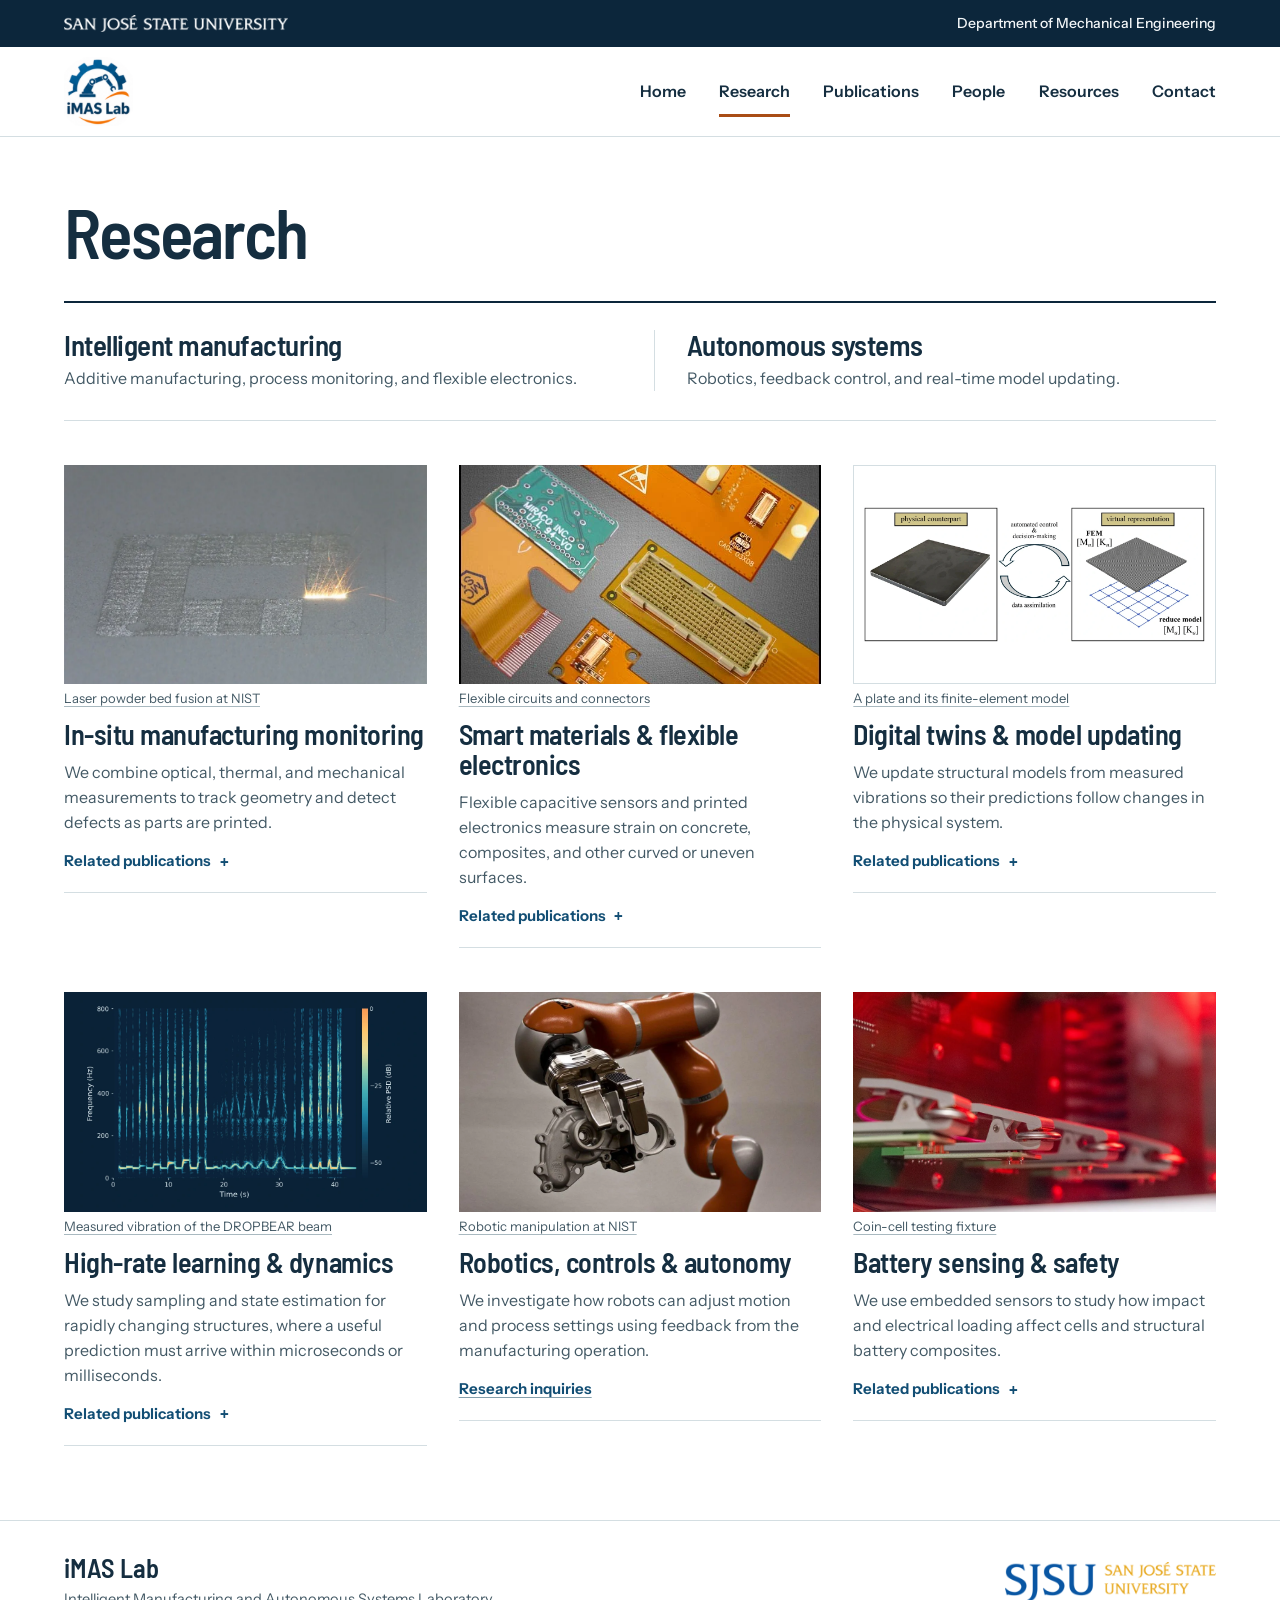
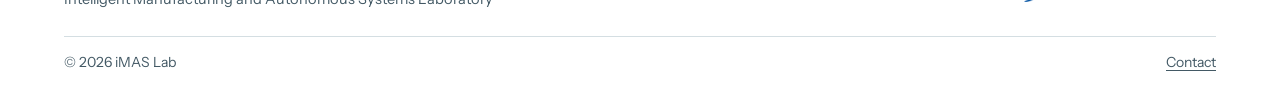
<file: research.html>
<!doctype html>
<html lang="en">
<head>
  <meta charset="utf-8">
  <meta name="viewport" content="width=device-width, initial-scale=1">
  <title>Research | iMAS Lab · San José State University</title>
  <meta name="description" content="Six research thrusts in manufacturing, sensing, robotics, digital twins, and high-rate dynamics.">
  <meta name="theme-color" content="#0c263b">
  <meta property="og:type" content="website">
  <meta property="og:site_name" content="iMAS Lab">
  <meta property="og:title" content="Research | iMAS Lab · San José State University">
  <meta property="og:description" content="Six research thrusts in manufacturing, sensing, robotics, digital twins, and high-rate dynamics.">
  <link rel="icon" type="image/png" href="assets/images/imas-lab.png">
  
  <link rel="stylesheet" href="css/styles.css">
  <script src="js/main.js" defer></script>
</head>
<body class="page-research">
  <a class="skip-link" href="#main-content">Skip to main content</a>
  <header class="site-header">
    <div class="university-band">
      <div class="wrap institution">
        <a href="https://www.sjsu.edu/" class="sjsu-top"><img src="assets/images/sjsu-wordmark-white.png" width="500" height="39" alt="San José State University"></a>
        <a class="department-link" href="https://www.sjsu.edu/me/">Department of Mechanical Engineering</a>
      </div>
    </div>
    <div class="wrap nav-row">
      <a class="lab-mark" href="index.html" aria-label="iMAS Lab home"><img src="assets/images/imas-lab.png" width="188" height="191" alt="iMAS Lab"></a>
      <button class="menu-toggle" type="button" aria-controls="main-navigation" aria-expanded="false">Menu</button>
      <nav id="main-navigation" aria-label="Main navigation">
        <a href="index.html">Home</a>
        <a href="research.html" aria-current="page">Research</a>
        <a href="publications.html">Publications</a>
        <a href="people.html">People</a>
        <a href="resources.html">Resources</a>
        <a href="contact.html">Contact</a>
      </nav>
    </div>
  </header>
  <main id="main-content" tabindex="-1">
    <div class="wrap content-page research-page">
      <div class="page-title"><h1>Research</h1></div>
      <div class="research-focus">
        <section id="intelligent-manufacturing"><h2>Intelligent manufacturing</h2><p>Additive manufacturing, process monitoring, and flexible electronics.</p></section>
        <section id="autonomous-systems"><h2>Autonomous systems</h2><p>Robotics, feedback control, and real-time model updating.</p></section>
      </div>
      <section class="thrusts" aria-labelledby="thrusts-title">
        <h2 class="sr-only" id="thrusts-title">Research thrusts</h2>
        <article class="thrust" id="in-situ-manufacturing-monitoring">
          <figure><a class="thrust-visual cover" href="assets/images/process-monitoring.webp" aria-label="Open full-size figure for In-situ manufacturing monitoring"><img src="assets/images/process-monitoring.webp" width="894" height="600" alt="A bright laser scan and sparks mark the edge of a partially fused cobalt-chrome layer." loading="lazy" decoding="async"></a>
            <figcaption><a href="credits.html#credit-monitoring">Laser powder bed fusion at NIST</a></figcaption>
          </figure>
          <div class="thrust-copy"><h3>In-situ manufacturing monitoring</h3><p>We combine optical, thermal, and mechanical measurements to track geometry and detect defects as parts are printed.</p><details class="related-works"><summary>Related publications</summary><ul><li><a href="publications.html#j6">Simulation-in-the-loop additive manufacturing</a></li><li><a href="publications.html#c10">Geometric drift in thin-wall printing</a></li></ul></details></div>
        </article>
        <article class="thrust" id="smart-materials-and-sensing">
          <figure><a class="thrust-visual cover" href="assets/images/flexible-electronics.webp" aria-label="Open full-size figure for Smart materials &amp; flexible electronics"><img src="assets/images/flexible-electronics.webp" width="600" height="398" alt="Flexible printed circuits with copper-colored traces and mounted connectors." loading="lazy" decoding="async"></a>
            <figcaption><a href="credits.html#credit-flexible">Flexible circuits and connectors</a></figcaption>
          </figure>
          <div class="thrust-copy"><h3>Smart materials &amp; flexible electronics</h3><p>Flexible capacitive sensors and printed electronics measure strain on concrete, composites, and other curved or uneven surfaces.</p><details class="related-works"><summary>Related publications</summary><ul><li><a href="publications.html#j5">Adhesive-free sensing skins</a></li><li><a href="publications.html#j3">Electrically isolated sensors</a></li><li><a href="publications.html#c3">Concrete strain sensing</a></li></ul></details></div>
        </article>
        <article class="thrust" id="digital-twins-and-smart-manufacturing">
          <figure><a class="thrust-visual contain" href="assets/images/papers/j8-figure.webp" aria-label="Open full-size figure for Digital twins &amp; model updating"><img src="assets/images/digital-twins.webp" width="1220" height="485" alt="A physical plate and its finite-element representation exchange measurements and control decisions." loading="lazy" decoding="async"></a>
            <figcaption><a href="credits.html#credit-twins">A plate and its finite-element model</a></figcaption>
          </figure>
          <div class="thrust-copy"><h3>Digital twins &amp; model updating</h3><p>We update structural models from measured vibrations so their predictions follow changes in the physical system.</p><details class="related-works"><summary>Related publications</summary><ul><li><a href="publications.html#j8">Real-time structural digital twins</a></li><li><a href="publications.html#j4">Local eigenvalue model updating</a></li><li><a href="publications.html#t2">Doctoral dissertation</a></li></ul></details></div>
        </article>
        <article class="thrust" id="high-rate-machine-learning">
          <figure><a class="thrust-visual cover" href="assets/images/high-rate-spectrogram.webp" aria-label="Open full-size figure for High-rate learning &amp; dynamics"><img src="assets/images/high-rate-spectrogram.webp" width="1080" height="654" alt="Measured beam vibration showing changes in resonant frequency as the testbed roller moves. Color indicates relative acceleration power spectral density." loading="lazy" decoding="async"></a>
            <figcaption><a href="credits.html#credit-dynamics">Measured vibration of the DROPBEAR beam</a></figcaption>
          </figure>
          <div class="thrust-copy"><h3>High-rate learning &amp; dynamics</h3><p>We study sampling and state estimation for rapidly changing structures, where a useful prediction must arrive within microseconds or milliseconds.</p><details class="related-works"><summary>Related publications</summary><ul><li><a href="publications.html#c7">Damage detection in electronic assemblies</a></li><li><a href="publications.html#c4">Optimal sampling for high-rate twinning</a></li><li><a href="publications.html#c1">Real-time model solver</a></li></ul></details></div>
        </article>
        <article class="thrust" id="robotics-and-autonomy">
          <figure><a class="thrust-visual cover" href="assets/images/robotics-control.webp" aria-label="Open full-size figure for Robotics, controls &amp; autonomy"><img src="assets/images/robotics-control.webp" width="1040" height="682" alt="The gripper of an articulated robot arm holds a machined metal housing." loading="lazy" decoding="async"></a>
            <figcaption><a href="credits.html#credit-robotics">Robotic manipulation at NIST</a></figcaption>
          </figure>
          <div class="thrust-copy"><h3>Robotics, controls &amp; autonomy</h3><p>We investigate how robots can adjust motion and process settings using feedback from the manufacturing operation.</p><a class="card-inquiry" href="contact.html#collaborators">Research inquiries</a></div>
        </article>
        <article class="thrust" id="battery-safety-and-management">
          <figure><a class="thrust-visual cover" href="assets/images/battery-sensing.webp" aria-label="Open full-size figure for Battery sensing &amp; safety"><img src="assets/images/battery-sensing.webp" width="1080" height="608" alt="Coin cells held between electrical contacts in a battery-testing fixture." loading="lazy" decoding="async"></a>
            <figcaption><a href="credits.html#credit-batteries">Coin-cell testing fixture</a></figcaption>
          </figure>
          <div class="thrust-copy"><h3>Battery sensing &amp; safety</h3><p>We use embedded sensors to study how impact and electrical loading affect cells and structural battery composites.</p><details class="related-works"><summary>Related publications</summary><ul><li><a href="publications.html#j7">Sensing impact-induced capacity loss</a></li><li><a href="publications.html#c9">Monitoring embedded cells under impact</a></li><li><a href="publications.html#c6">Lithium-ion cell failure detection</a></li></ul></details></div>
        </article>
      </section>
    </div>
  </main>
  <footer class="site-footer">
    <div class="wrap footer-main">
      <div class="footer-lab"><a class="footer-name" href="index.html">iMAS Lab</a><p>Intelligent Manufacturing and Autonomous Systems Laboratory</p></div>
      <div class="footer-university"><a href="https://www.sjsu.edu/"><img src="assets/images/sjsu-primary.png" width="500" height="94" alt="San José State University"></a></div>
    </div>
    <div class="wrap footer-bottom">
      <p>© <span data-current-year>2026</span> iMAS Lab</p>
      <nav aria-label="Footer"><a href="contact.html">Contact</a></nav>
    </div>
  </footer>
  
</body>
</html>
</file>
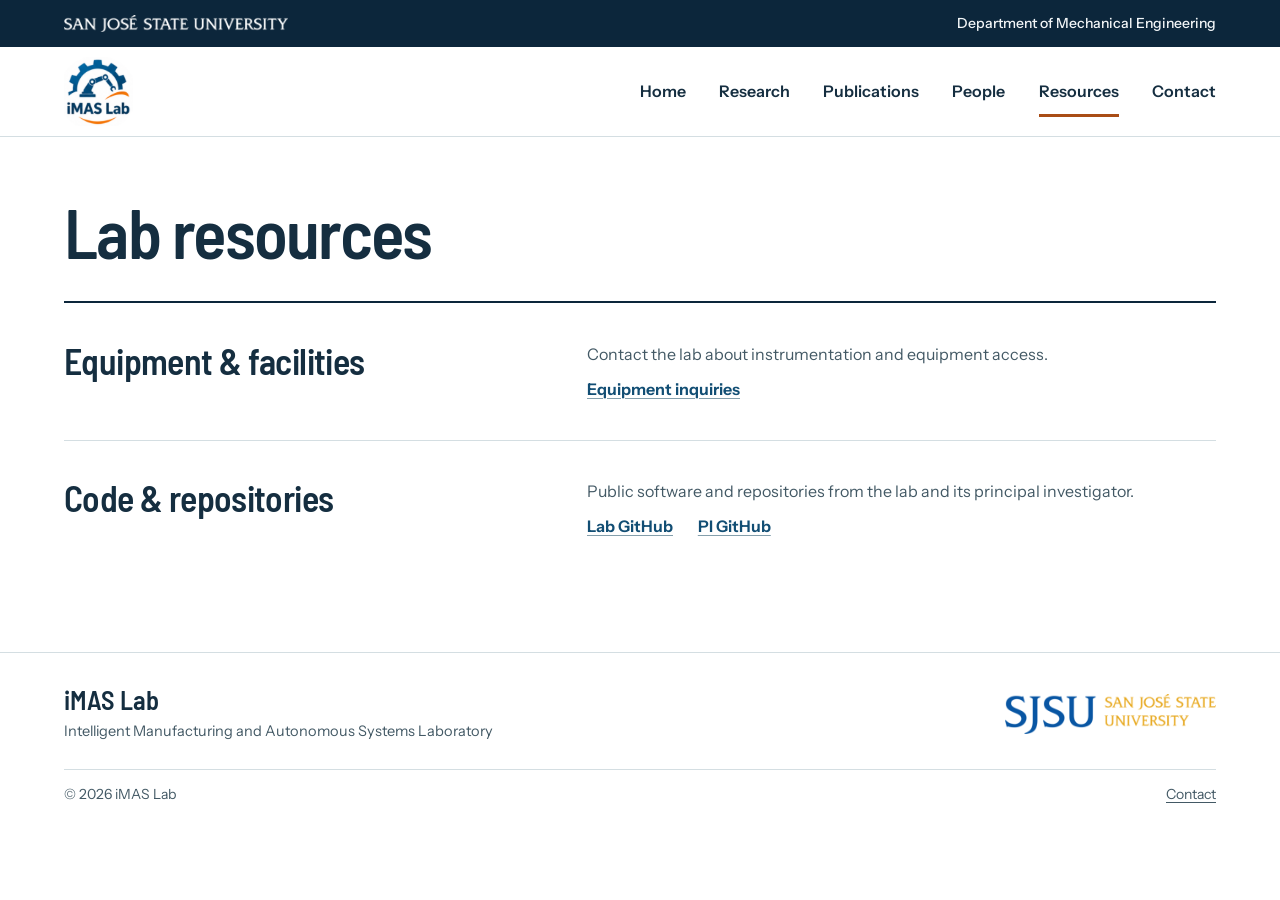
<file: resources.html>
<!doctype html>
<html lang="en">
<head>
  <meta charset="utf-8">
  <meta name="viewport" content="width=device-width, initial-scale=1">
  <title>Resources | iMAS Lab · San José State University</title>
  <meta name="description" content="Equipment inquiries, research software, and public code repositories for iMAS Lab.">
  <meta name="theme-color" content="#0c263b">
  <meta property="og:type" content="website">
  <meta property="og:site_name" content="iMAS Lab">
  <meta property="og:title" content="Resources | iMAS Lab · San José State University">
  <meta property="og:description" content="Equipment inquiries, research software, and public code repositories for iMAS Lab.">
  <link rel="icon" type="image/png" href="assets/images/imas-lab.png">
  
  <link rel="stylesheet" href="css/styles.css">
  <script src="js/main.js" defer></script>
</head>
<body class="page-resources">
  <a class="skip-link" href="#main-content">Skip to main content</a>
  <header class="site-header">
    <div class="university-band">
      <div class="wrap institution">
        <a href="https://www.sjsu.edu/" class="sjsu-top"><img src="assets/images/sjsu-wordmark-white.png" width="500" height="39" alt="San José State University"></a>
        <a class="department-link" href="https://www.sjsu.edu/me/">Department of Mechanical Engineering</a>
      </div>
    </div>
    <div class="wrap nav-row">
      <a class="lab-mark" href="index.html" aria-label="iMAS Lab home"><img src="assets/images/imas-lab.png" width="188" height="191" alt="iMAS Lab"></a>
      <button class="menu-toggle" type="button" aria-controls="main-navigation" aria-expanded="false">Menu</button>
      <nav id="main-navigation" aria-label="Main navigation">
        <a href="index.html">Home</a>
        <a href="research.html">Research</a>
        <a href="publications.html">Publications</a>
        <a href="people.html">People</a>
        <a href="resources.html" aria-current="page">Resources</a>
        <a href="contact.html">Contact</a>
      </nav>
    </div>
  </header>
  <main id="main-content" tabindex="-1">
    <div class="wrap content-page resources-page">
      <div class="page-title"><h1>Lab resources</h1></div>
      <section class="directory-row" id="equipment" aria-labelledby="equipment-title">
        <div><h2 id="equipment-title">Equipment &amp; facilities</h2></div>
        <div class="directory-content">
          <!-- Add confirmed equipment, capabilities, and access details here. See README.md. -->
          <p>Contact the lab about instrumentation and equipment access.</p>
          <a class="text-link" href="mailto:Emmanuel.ogunniyi@sjsu.edu?subject=iMAS%20Lab%20equipment%20inquiry">Equipment inquiries</a>
        </div>
      </section>
      <section class="directory-row" id="code" aria-labelledby="code-title">
        <div><h2 id="code-title">Code &amp; repositories</h2></div>
        <div class="directory-content">
          <p>Public software and repositories from the lab and its principal investigator.</p>
          <div class="profile-links"><a class="text-link" href="https://github.com/iMAS-laboratory">Lab GitHub</a><a class="text-link" href="https://github.com/emysupa">PI GitHub</a></div>
        </div>
      </section>
    </div>
  </main>
  <footer class="site-footer">
    <div class="wrap footer-main">
      <div class="footer-lab"><a class="footer-name" href="index.html">iMAS Lab</a><p>Intelligent Manufacturing and Autonomous Systems Laboratory</p></div>
      <div class="footer-university"><a href="https://www.sjsu.edu/"><img src="assets/images/sjsu-primary.png" width="500" height="94" alt="San José State University"></a></div>
    </div>
    <div class="wrap footer-bottom">
      <p>© <span data-current-year>2026</span> iMAS Lab</p>
      <nav aria-label="Footer"><a href="contact.html">Contact</a></nav>
    </div>
  </footer>
  
</body>
</html>
</file>
<file: css/styles.css>
@font-face {
  font-family: "Instrument Sans";
  src: url("../assets/fonts/instrument-sans-latin.woff2") format("woff2");
  font-style: normal;
  font-weight: 400 700;
  font-display: swap;
}
@font-face {
  font-family: "Barlow Semi Condensed";
  src: url("../assets/fonts/barlow-semi-condensed-600.woff2") format("woff2");
  font-style: normal;
  font-weight: 600;
  font-display: swap;
}
:root {
  color-scheme: light;
  --navy: #0c263b;
  --ink: #152e40;
  --blue: #124e74;
  --steel: #435965;
  --line: #d4dee2;
  --wash: #eff4f5;
  --orange: #f8ac63;
  --rust: #a94d16;
  --gutter: clamp(1.25rem, 5vw, 5rem);
  --max: 80rem;
  --heading: "Barlow Semi Condensed", "Arial Narrow", Arial, sans-serif;
  font-family: "Instrument Sans", Arial, sans-serif;
  color: var(--ink);
  background: #fff;
  line-height: 1.55;
}
*, *::before, *::after { box-sizing: border-box; }
body { margin: 0; }
.wrap { width: min(calc(100% - var(--gutter) * 2), var(--max)); margin-inline: auto; }
h1, h2, h3, p, figure, ul { margin: 0; }
h1, h2, h3 { font-family: var(--heading); font-weight: 600; line-height: 1.06; letter-spacing: -.017em; }
h1 { font-size: clamp(3rem, 5.4vw, 4.85rem); }
h2 { font-size: clamp(1.85rem, 3.3vw, 2.7rem); }
h3 { font-size: clamp(1.55rem, 2.2vw, 2.1rem); }
img { max-width: 100%; display: block; }
a { color: var(--blue); text-underline-offset: .21em; text-decoration-thickness: .07em; }
a:hover { text-decoration-thickness: .13em; }
button, input, select, textarea { font: inherit; color: inherit; }
button, select, summary { cursor: pointer; }
button { border-radius: 0; }
:focus-visible { outline: 3px solid #087db4; outline-offset: 4px; }
.university-band :focus-visible, .home-hero :focus-visible { outline-color: #ffbe76; }
[id] { scroll-margin-top: 1.5rem; }
[hidden] { display: none !important; }
main:focus { outline: none; }
.sr-only, .skip-link:not(:focus) {
  position: absolute;
  width: 1px; height: 1px;
  padding: 0; margin: -1px;
  overflow: hidden; clip-path: inset(50%); white-space: nowrap; border: 0;
}
.skip-link:focus { position: absolute; z-index: 5; top: .6rem; left: .8rem; padding: .6rem 1rem; background: white; color: var(--ink); }
.site-header { position: relative; z-index: 3; background: white; border-bottom: 1px solid var(--line); }
.university-band { background: var(--navy); color: white; }
.institution { min-height: 2.95rem; display: flex; align-items: center; justify-content: space-between; gap: 1rem; }
.sjsu-top { display: block; }
.sjsu-top img { width: 14rem; height: auto; }
.department-link { font-size: .875rem; font-weight: 500; color: #f2f5f7; text-decoration: none; }
.department-link:hover { text-decoration: underline; }
.nav-row { min-height: 5.55rem; display: flex; align-items: center; justify-content: space-between; gap: 1.5rem; }
.lab-mark { flex: 0 0 auto; display: block; padding: .2rem 0; }
.lab-mark img { height: 4.35rem; width: auto; }
#main-navigation { display: flex; flex-wrap: wrap; align-items: stretch; gap: clamp(1.05rem, 2.6vw, 2.7rem); align-self: stretch; }
#main-navigation a { display: inline-flex; align-items: center; position: relative; text-decoration: none; color: var(--ink); font-weight: 600; font-size: 1rem; }
#main-navigation a[aria-current]::after, #main-navigation a:hover::after { content: ""; position: absolute; bottom: 1.18rem; height: 3px; left: 0; right: 0; background: var(--rust); }
.menu-toggle, .enhanced { display: none; }
.hero-copy { background-color: var(--navy); color: white; display: flex; flex-direction: column; justify-content: center; padding: clamp(2.8rem, 4.8vw, 5.2rem) clamp(1.6rem, 3.3vw, 3.8rem) clamp(3.1rem, 5.3vw, 5.8rem) max(var(--gutter), calc((100vw - var(--max)) / 2)); }
.home-hero { display: grid; grid-template-columns: 47% 53%; }
.hero-inner { width: 100%; max-width: 37rem; }
.hero-copy h1 { font-size: clamp(2.72rem, 4.65vw, 4.85rem); letter-spacing: -.022em; line-height: .995; }
.hero-copy h1 span { display: block; }
.hero-copy h1 span:last-child { color: #ffc083; }
.location, .overline { font-size: .875rem; font-weight: 650; letter-spacing: .065em; line-height: 1.4; text-transform: uppercase; }
.location { display: flex; align-items: center; gap: .7rem; margin-bottom: 1.2rem; color: #dce5e9; }
.location::before { content: ""; width: 2rem; height: 2px; background: var(--orange); }
.hero-summary { max-width: 34rem; font-size: clamp(1rem, 1.3vw, 1.17rem); line-height: 1.57; color: #e4ebee; margin-top: 1.6rem; }
.hero-actions, .profile-links, .strip-links { display: flex; align-items: center; flex-wrap: wrap; }
.hero-actions { gap: 1.15rem 1.7rem; margin-top: 1.9rem; }
.button { display: inline-flex; min-height: 2.9rem; justify-content: center; align-items: center; padding: .68rem 1.25rem; border: 1px solid var(--navy); color: white; background: var(--navy); text-decoration: none; font-weight: 650; line-height: 1.3; }
.button:hover { background: #21485d; }
.button-accent { border-color: var(--orange); background: var(--orange); color: #142b3b; }
.button-accent:hover { background: #ffbe84; }
.light-link, .text-link, .card-inquiry { font-weight: 650; }
.light-link { color: white; text-decoration-color: #a3b7c3; }
.text-link, .card-inquiry { color: var(--blue); text-decoration-color: #849fac; }
.hero-photo { position: relative; background: #c4cace; }
.hero-photo img { width: 100%; height: 100%; position: absolute; inset: 0; object-fit: cover; object-position: 53% 50%; }
.home-contact { background: var(--wash); border-bottom: 1px solid var(--line); }
.inquiry-strip { padding-block: clamp(2rem, 3.5vw, 3.2rem); display: flex; align-items: center; justify-content: space-between; gap: 1rem 3rem; }
.inquiry-strip h2 { font-size: clamp(1.85rem, 2.8vw, 2.55rem); }
.strip-links { gap: .8rem 2.2rem; }
.site-footer { border-top: 1px solid var(--line); background: #fff; }
.page-index .site-footer { border-top: 0; }
.footer-main { display: flex; align-items: center; justify-content: space-between; gap: 1.5rem; padding-block: 2rem 1.6rem; }
.footer-name { font: 600 1.65rem/1.1 var(--heading); color: var(--ink); text-decoration: none; }
.footer-lab p { color: var(--steel); font-size: .91rem; margin-top: .23rem; }
.footer-university img { width: 13.2rem; height: auto; }
.footer-bottom { display: flex; align-items: start; justify-content: space-between; gap: .8rem 1.5rem; border-top: 1px solid var(--line); color: var(--steel); padding-block: .92rem 1.2rem; font-size: .875rem; }
.footer-bottom nav { display: flex; flex-wrap: wrap; gap: .5rem 1.45rem; }
.footer-bottom a { color: var(--steel); }
.content-page { padding-top: clamp(2.2rem,4.5vw,4.4rem); padding-bottom: clamp(3rem,5.8vw,5.8rem); }
.page-title { padding-bottom: clamp(1.55rem,2.6vw,2.45rem); border-bottom: 2px solid var(--navy); }
.page-title h1 { letter-spacing: -.025em; }
.research-focus { display: grid; grid-template-columns: 1fr 1fr; padding-block: 1.65rem 1.8rem; margin-bottom: clamp(2rem,3.4vw,3.2rem); border-bottom: 1px solid var(--line); gap: 1.7rem; }
.research-focus section + section { padding-left: 2rem; border-left: 1px solid var(--line); }
.research-focus h2 { font-size: 1.8rem; }
.research-focus p { margin-top: .4rem; color: var(--steel); max-width: 35rem; }
.thrusts { display: grid; grid-template-columns: repeat(3, minmax(0, 1fr)); gap: 2.8rem clamp(1.25rem, 2.5vw, 2.35rem); align-items: start; }
.thrust { min-width: 0; border-bottom: 1px solid var(--line); padding-bottom: 1.2rem; }
.thrust-visual { display: block; overflow: hidden; aspect-ratio: 1.65; background: #e7eef1; }
.thrust-visual img { height: 100%; width: 100%; object-fit: cover; }
.thrust-visual.contain { background: #fff; border: 1px solid var(--line); padding: .55rem; }
.thrust-visual.contain img { object-fit: contain; }
.thrust figcaption { margin-top: .36rem; font-size: .8125rem; line-height: 1.35; }
.thrust figcaption a { color: var(--steel); text-decoration-color: #a9b9c0; }
.thrust-copy { padding-top: .8rem; }
.thrust-copy p { margin-top: .63rem; color: var(--steel); }
.related-works, .card-inquiry { display: block; margin-top: .92rem; font-size: .94rem; }
.related-works summary { font-weight: 650; color: var(--blue); width: fit-content; list-style: none; display: flex; align-items: center; gap: .55rem; }
.related-works summary::-webkit-details-marker { display: none; }
.related-works summary::after { content: "+"; font: 600 1.17rem/1 var(--heading); }
.related-works[open] summary::after { content: "−"; }
.related-works ul { padding-left: 1.2rem; margin-top: .7rem; }
.related-works li + li { margin-top: .34rem; }
.pi-profile { display: grid; grid-template-columns: minmax(12rem, 18rem) minmax(0, 1fr); gap: clamp(2rem, 5vw, 5.4rem); align-items: center; margin-block: clamp(1.8rem, 3.8vw, 3.6rem); }
.pi-portrait { width: 100%; height: auto; border-bottom: 3px solid var(--orange); }
.overline { color: var(--rust); margin-bottom: .75rem; }
.pi-info h2, .contact-person h2 { font-size: clamp(2.1rem, 3.55vw, 3.4rem); }
.pi-role { margin-top: 1rem; font-size: clamp(1rem, 1.5vw, 1.25rem); color: var(--steel); }
.profile-links { gap: .6rem 1.55rem; margin-top: 1.15rem; }
.directory-row, .contact-block { display: grid; grid-template-columns: minmax(0, .83fr) minmax(0, 1.17fr); gap: clamp(1.5rem, 6vw, 7rem); }
.directory-row { border-top: 1px solid var(--line); padding-block: clamp(1.6rem, 3vw, 2.8rem); }
.page-title + .directory-row { border-top: 0; }
.directory-row h2 { font-size: clamp(1.8rem, 2.8vw, 2.55rem); }
.directory-content { max-width: 43rem; }
.directory-content p { color: var(--steel); }
.directory-content > .text-link { display: inline-block; margin-top: .65rem; }
.directory-content .profile-links { margin-top: .65rem; }
.directory-content article + article { margin-top: 1.3rem; }
.directory-content article h3 { font-size: 1.5rem; }
.contact-block { grid-template-columns: minmax(0, 1.25fr) minmax(0, .75fr); align-items: center; margin-block: 2.5rem; }
.contact-block address { font-style: normal; color: var(--steel); padding: 1rem 0 1rem 1.6rem; border-left: 3px solid var(--orange); }
.contact-block address strong { color: var(--ink); }
.email-link { display: inline-block; margin-top: .85rem; overflow-wrap: anywhere; font-weight: 600; }
.js .publication-tools { display: block; }
.publication-tools { margin-top: 1.7rem; padding: clamp(1.1rem, 2.5vw, 2rem); background: var(--wash); }
.search-controls { display: grid; grid-template-columns: minmax(0, 1fr) minmax(9rem, 16rem); align-items: end; gap: 1.3rem; }
.search-controls label, dialog label { display: block; font-size: .91rem; font-weight: 650; margin-bottom: .33rem; }
.search-controls input, .search-controls select, textarea { width: 100%; min-height: 2.82rem; padding: .62rem .8rem; background-color: white; color: var(--ink); border: 1px solid #8d9ea7; border-radius: 0; }
.search-controls input::placeholder { color: #536773; }
.search-controls select { appearance: none; padding-right: 2.65rem; background-image: url("data:image/svg+xml,%3Csvg xmlns='http://www.w3.org/2000/svg' viewBox='0 0 12 8'%3E%3Cpath fill='none' stroke='%23152e40' stroke-width='1.6' d='m1 1 5 5 5-5'/%3E%3C/svg%3E"); background-repeat: no-repeat; background-size: .75rem .5rem; background-position: right .95rem center; }
.filter-buttons { display: flex; flex-wrap: wrap; gap: .45rem; margin-top: .95rem; }
.filter-buttons button { padding: .38rem .82rem; border: 1px solid #a8bac3; background: white; font-size: .9rem; font-weight: 550; }
.filter-buttons button[aria-pressed="true"] { background: var(--navy); color: white; border-color: var(--navy); }
.filter-buttons button:hover:not([aria-pressed="true"]) { border-color: var(--blue); }
.results-bar { display: flex; align-items: center; flex-wrap: wrap; gap: .65rem 1.1rem; margin-top: 1.25rem; padding-bottom: .9rem; border-bottom: 1px solid var(--navy); font-size: .93rem; }
.results-bar > a { margin-left: auto; }
.plain-button, .copy-citation { padding: 0; border: 0; background: none; font-size: inherit; font-weight: 600; color: var(--blue); text-decoration: underline; text-underline-offset: .25em; }
.js .copy-citation { display: inline; }
.publication { display: grid; grid-template-columns: 6.3rem minmax(0, 1fr) minmax(10rem, 15rem); align-items: start; gap: clamp(1rem, 2.4vw, 2rem); padding: clamp(1.55rem, 2.6vw, 2.35rem) 0; border-bottom: 1px solid var(--line); }
.publication--text { grid-template-columns: 6.3rem minmax(0, 1fr); }
.publication-meta { display: grid; gap: .25rem; }
.publication-meta .year { font: 600 1.8rem/1 var(--heading); }
.publication-meta .kind { font-size: .85rem; font-weight: 550; color: var(--steel); }
.publication-details { max-width: 55rem; }
.publication-title { font-size: clamp(1.45rem,2vw,1.92rem); letter-spacing: -.01em; line-height: 1.13; }
.publication-authors { margin-top: .65rem; }
.publication-venue { margin-top: .22rem; font-size: .91rem; color: var(--steel); }
.publication-links { display: flex; flex-wrap: wrap; align-items: baseline; gap: .35rem 1.05rem; margin-top: .78rem; font-size: .91rem; }
.publication-links a { font-weight: 600; }
.publication:target { border-top: 2px solid var(--rust); background: #faf5ef; }
.publication-figure { max-width: 15rem; }
.figure-open { display: block; border: 1px solid var(--line); background: white; padding: .3rem; }
.figure-open:hover { border-color: var(--blue); }
.figure-open img { width: 100%; height: 7.9rem; object-fit: contain; }
.publication-figure figcaption, .figure-load-error { margin-top: .25rem; font-size: .85rem; }
.empty-state { margin: 1.5rem 0; padding: 1.5rem; background: var(--wash); }
.empty-state h2 { font-size: 1.7rem; }
.empty-state p { margin-top: .4rem; }
dialog { width: min(92vw, 40rem); max-height: 88vh; margin: auto; padding: clamp(1rem,3vw,2rem); color: var(--ink); background: white; border: 1px solid #84969e; }
dialog::backdrop { background: #071a2bcc; }
dialog h2 { font-size: 1.85rem; }
#citation-dialog label { margin-top: .9rem; }
dialog textarea { resize: vertical; margin-bottom: .7rem; }
.figure-dialog { width: min(93vw, 62rem); }
.dialog-head { display: flex; justify-content: space-between; align-items: center; gap: .9rem; margin-bottom: 1rem; }
.figure-dialog img { width: 100%; max-height: 57vh; object-fit: contain; }
.figure-dialog p { margin-top: .8rem; }
.toast { position: fixed; z-index: 5; bottom: 1.2rem; left: 50%; transform: translateX(-50%); padding: .65rem 1rem; color: white; background: var(--navy); }
.credit-section { margin-top: 2.1rem; }
.credit-section > h2 { margin-bottom: .8rem; }
.credit-row { display: grid; grid-template-columns: 6rem minmax(0,1fr); align-items: center; gap: 1.3rem; border-top: 1px solid var(--line); padding-block: 1rem; }
.credit-row img { width: 6rem; height: 4.3rem; object-fit: contain; background: var(--wash); }
.credit-row h3 { font-size: 1.4rem; }
.credit-row p, .credit-note { margin-top: .3rem; color: var(--steel); font-size: .94rem; }
.credit-note { max-width: 62rem; }
@media (max-width: 1000px) {
  .thrusts { grid-template-columns: repeat(2, minmax(0, 1fr)); }
  .publication { grid-template-columns: 5rem minmax(0,1fr) 9rem; }
  .publication--text { grid-template-columns: 5rem minmax(0,1fr); }
}
@media (max-width: 850px) {
  .nav-row { min-height: 4.7rem; }
  .lab-mark img { height: 3.8rem; }
  .js .menu-toggle { display: inline-flex; align-items: center; gap: .6rem; background: white; border: 1px solid #a5b4bc; padding: .48rem .85rem; min-height: 2.65rem; font-weight: 600; }
  .js .menu-toggle::before { content: ""; display: inline-block; width: 1rem; height: .72rem; border-block: 2px solid var(--ink); }
  .js #main-navigation { display: none; position: absolute; inset: 100% 0 auto; padding: .45rem var(--gutter) .85rem; border-bottom: 2px solid var(--navy); background: white; }
  .js #main-navigation.is-open { display: grid; gap: 0; grid-template-columns: 1fr 1fr; }
  #main-navigation { justify-content: flex-end; gap: 0 1rem; align-self: center; }
  #main-navigation a { padding-block: .6rem; }
  #main-navigation a[aria-current]::after, #main-navigation a:hover::after { right: auto; width: 1.4rem; bottom: .3rem; height: 2px; }
  .inquiry-strip { flex-wrap: wrap; }
}
@media (max-width: 760px) {
  .home-hero { grid-template-columns: 1fr; }
  .hero-copy { padding: 2.25rem var(--gutter) 2.4rem; }
  .hero-inner { max-width: 40rem; }
  .hero-copy h1 { font-size: clamp(2.9rem, 7.8vw, 4.2rem); }
  .hero-copy h1 span { display: inline; }
  .hero-photo { aspect-ratio: 1.78; }
  .hero-summary { margin-top: 1.15rem; }
  .hero-actions { margin-top: 1.4rem; }
  .location { margin-bottom: .8rem; }
  .directory-row, .contact-block { gap: 1rem 2rem; }
  .publication { grid-template-columns: 4.5rem minmax(0,1fr); }
  .publication-figure { grid-column: 2; }
}
@media (max-width: 600px) {
  .institution { gap: 1rem; min-height: 2.9rem; }
  .sjsu-top img { width: clamp(8.7rem, 43vw, 13rem); }
  .department-link { max-width: 12rem; font-size: .78rem; line-height: 1.15; text-align: right; }
  .strip-links { gap: .5rem 1.4rem; }
  .inquiry-strip { align-items: flex-start; flex-direction: column; }
  .research-focus { grid-template-columns: 1fr; gap: 1rem; margin-bottom: 1.7rem; }
  .research-focus section + section { border: 0; padding: 0; }
  .thrusts { grid-template-columns: 1fr; gap: 2rem; }
  .thrust-copy { padding-top: .8rem; }
  .pi-profile { grid-template-columns: 1fr; gap: 1.25rem; }
  .pi-portrait { width: min(64vw, 16rem); }
  .directory-row, .contact-block { grid-template-columns: 1fr; }
  .contact-block { margin-block: 1.6rem; gap: 1.5rem; }
  .contact-block address { padding-block: .25rem; }
  .search-controls { grid-template-columns: 1fr; gap: .7rem; }
  .filter-buttons button { padding: .36rem .59rem; }
  .publication { grid-template-columns: 1fr; gap: .75rem; }
  .publication-meta { display: flex; align-items: baseline; gap: .55rem; }
  .publication-meta .year { font-size: 1.25rem; }
  .publication-figure { grid-column: auto; }
  .footer-main { align-items: start; flex-direction: column; gap: 1.15rem; }
  .footer-university img { width: 11rem; }
  .footer-bottom { flex-direction: column; }
  .credit-row { grid-template-columns: 4.5rem minmax(0,1fr); gap: .85rem; }
  .credit-row img { width: 4.5rem; height: 3.5rem; }
}
@media (prefers-reduced-motion: no-preference) {
  a, button { transition: background-color .14s ease, color .14s ease, border-color .14s ease; }
}
@media print {
  .site-header, .site-footer, .menu-toggle, .hero-actions, .publication-tools, .copy-citation, .toast { display: none !important; }
  .wrap { width: 100%; }
  .content-page { padding: 0; }
  .publication, .thrust, .pi-profile { break-inside: avoid; }
}
</file>
